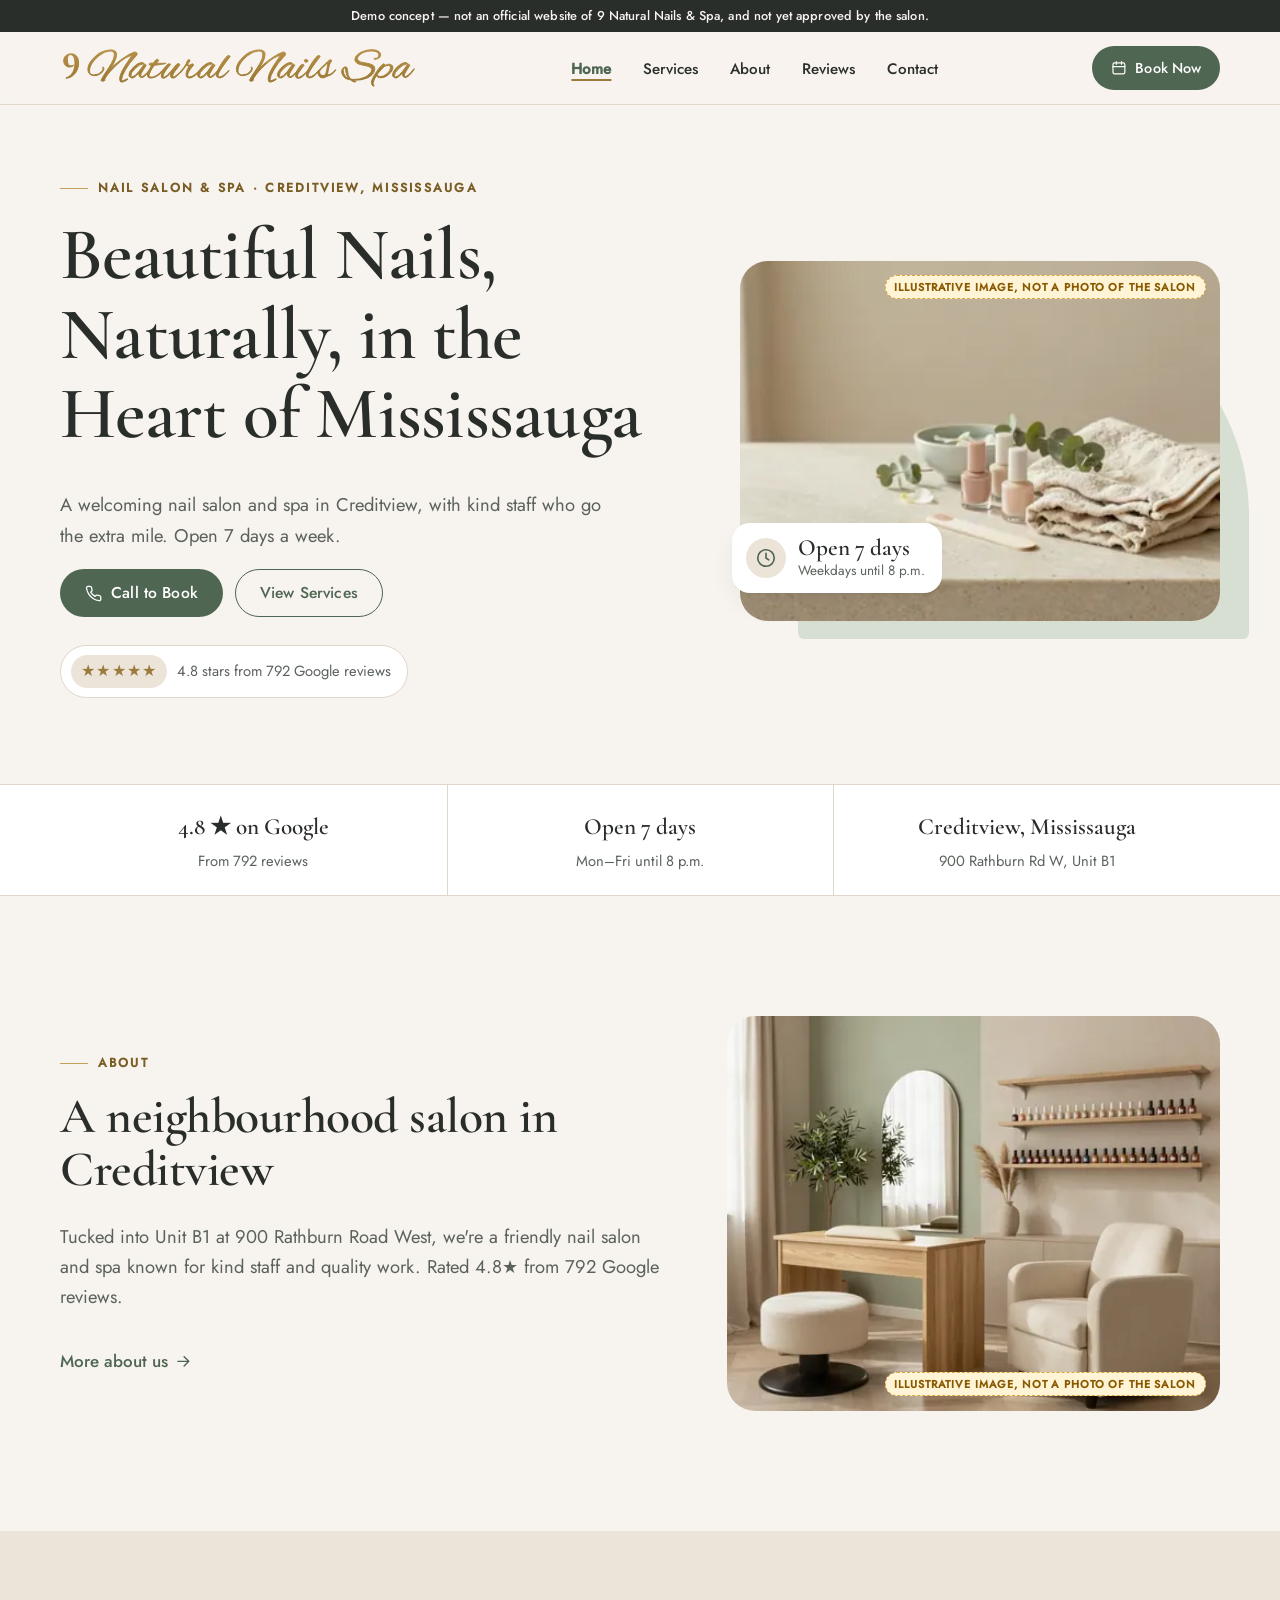
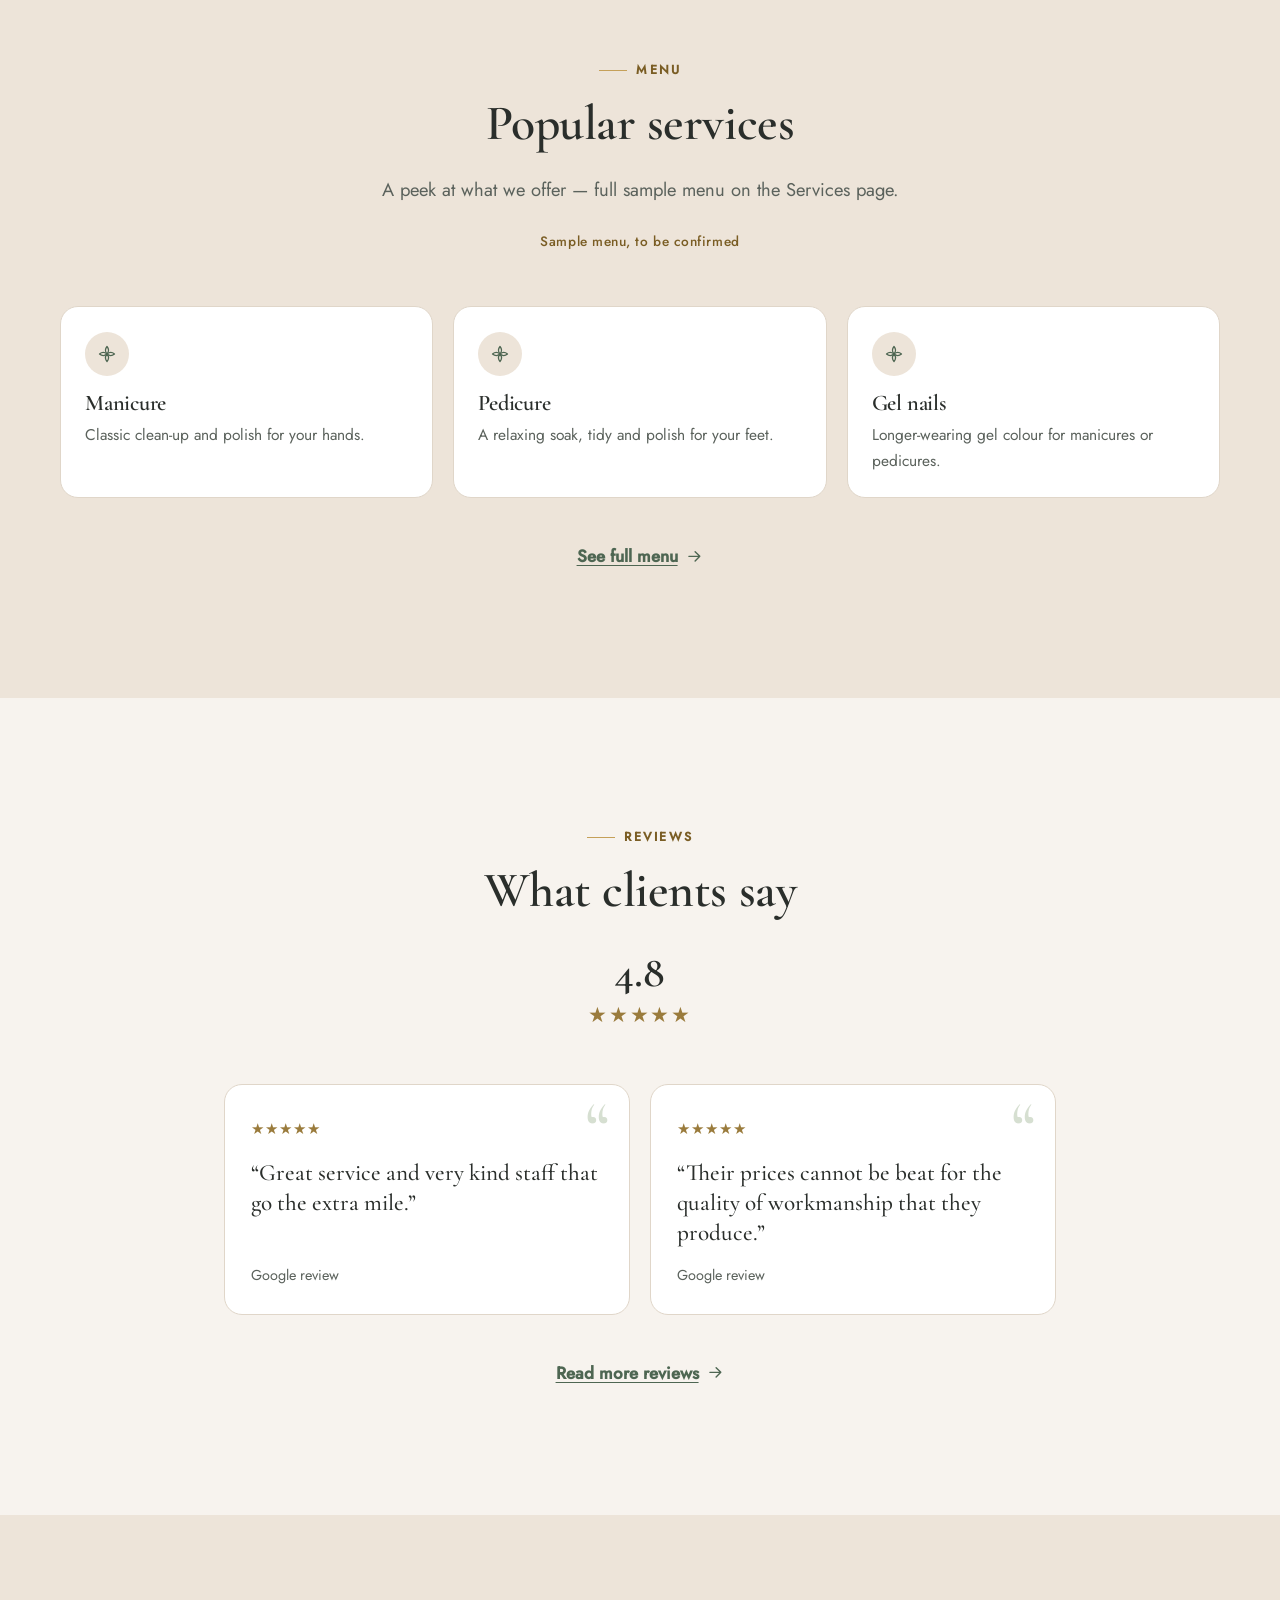
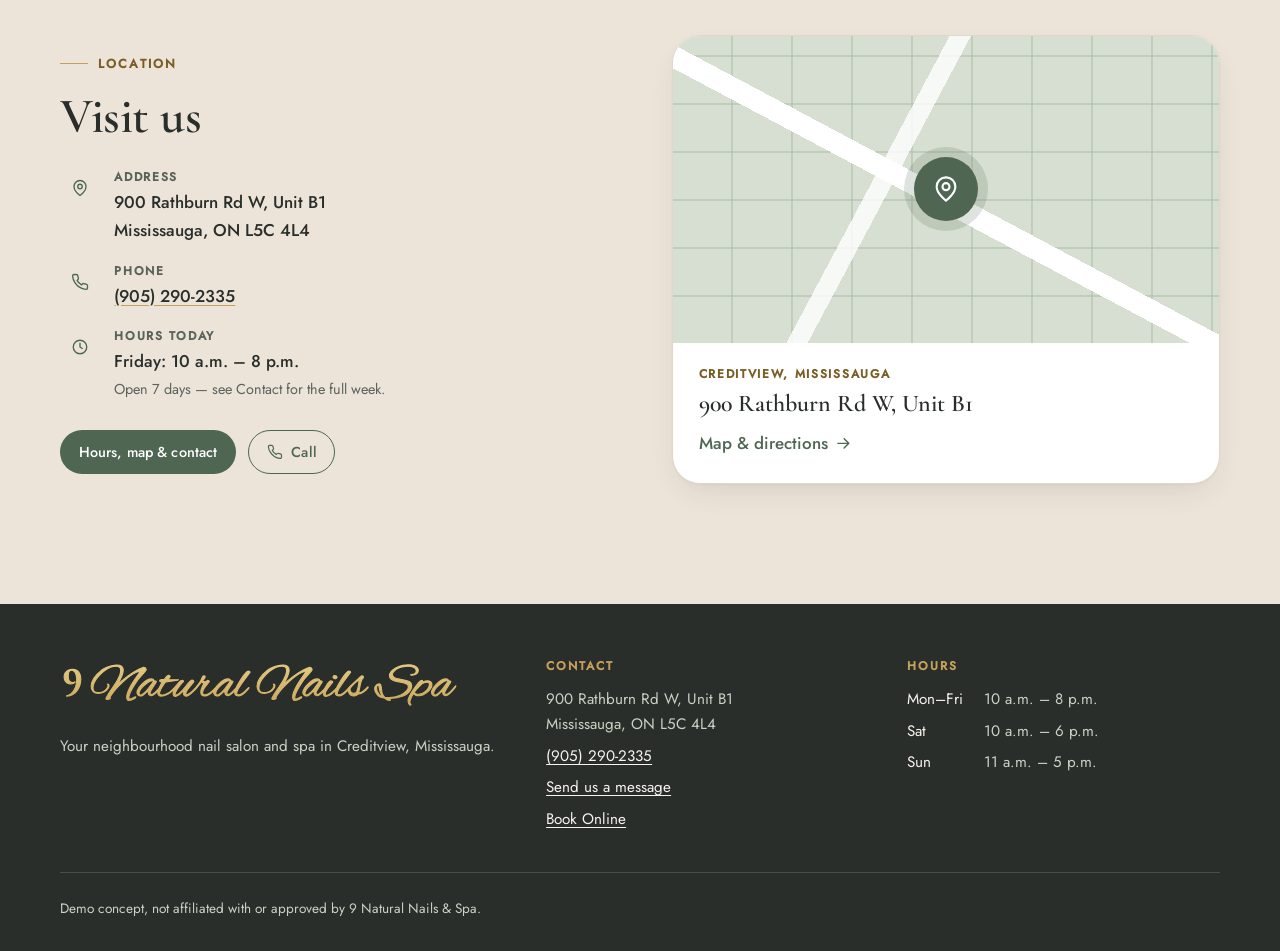
<file: index.html>
<!doctype html>
<html lang="en-CA">
<head>
  <meta charset="utf-8">
  <meta name="viewport" content="width=device-width, initial-scale=1, viewport-fit=cover">
  <title>9 Natural Nails &amp; Spa | Nail Salon Mississauga, Creditview (demo concept)</title>
  <meta name="description" content="Demo concept website for 9 Natural Nails &amp; Spa, a nail salon and spa in Creditview, Mississauga — not the official site. Nail and spa care, open 7 days.">
  <meta property="og:type" content="website">
  <meta property="og:site_name" content="9 Natural Nails &amp; Spa (demo concept)">
  <meta property="og:locale" content="en_CA">
  <meta property="og:title" content="9 Natural Nails &amp; Spa | Nail Salon Mississauga, Creditview (demo concept)">
  <meta property="og:description" content="Demo concept website for 9 Natural Nails &amp; Spa, a nail salon and spa in Creditview, Mississauga — not the official site. Nail and spa care, open 7 days.">
  <meta property="og:url" content="https://mikelagumbay22.github.io/9-natural-nails-demo/">
  <meta property="og:image" content="https://mikelagumbay22.github.io/9-natural-nails-demo/img/og-image.jpg">
  <meta property="og:image:type" content="image/jpeg">
  <meta property="og:image:width" content="1200">
  <meta property="og:image:height" content="630">
  <meta property="og:image:alt" content="Demo concept, not the official site. Nude nail polish bottles, eucalyptus and a soft folded towel on a stone counter (illustrative image, not a photo of the salon)">
  <meta name="twitter:card" content="summary_large_image">
  <meta name="twitter:title" content="9 Natural Nails &amp; Spa | Nail Salon Mississauga, Creditview (demo concept)">
  <meta name="twitter:description" content="Demo concept website for 9 Natural Nails &amp; Spa, a nail salon and spa in Creditview, Mississauga — not the official site. Nail and spa care, open 7 days.">
  <meta name="twitter:image" content="https://mikelagumbay22.github.io/9-natural-nails-demo/img/og-image.jpg">
  <meta name="twitter:image:alt" content="Demo concept, not the official site. Nude nail polish bottles, eucalyptus and a soft folded towel on a stone counter (illustrative image, not a photo of the salon)">
  <meta name="robots" content="noindex, nofollow">
  <meta name="theme-color" content="#F7F3EE">
  <link rel="preload" href="fonts/cormorant-normal-500-600-latin.woff2" as="font" type="font/woff2" crossorigin>
  <link rel="preload" href="fonts/jost-normal-400-500-latin.woff2" as="font" type="font/woff2" crossorigin>
  <link rel="stylesheet" href="css/site.css?v=d17fbbf7">
  <link rel="icon" type="image/svg+xml" href="img/logo-existing-refresh-mark.svg">
  <link rel="icon" href="img/favicon-existing-refresh.ico" sizes="any">
  <link rel="apple-touch-icon" href="img/apple-touch-icon-existing-refresh.png">
  <script type="application/ld+json">{"@context": "https://schema.org", "@type": "NailSalon", "name": "9 Natural Nails & Spa", "telephone": "+19052902335", "address": {"@type": "PostalAddress", "streetAddress": "900 Rathburn Rd W Unit B1", "addressLocality": "Mississauga", "addressRegion": "ON", "postalCode": "L5C 4L4", "addressCountry": "CA"}, "openingHoursSpecification": [{"@type": "OpeningHoursSpecification", "dayOfWeek": "https://schema.org/Monday", "opens": "10:00", "closes": "20:00"}, {"@type": "OpeningHoursSpecification", "dayOfWeek": "https://schema.org/Tuesday", "opens": "10:00", "closes": "20:00"}, {"@type": "OpeningHoursSpecification", "dayOfWeek": "https://schema.org/Wednesday", "opens": "10:00", "closes": "20:00"}, {"@type": "OpeningHoursSpecification", "dayOfWeek": "https://schema.org/Thursday", "opens": "10:00", "closes": "20:00"}, {"@type": "OpeningHoursSpecification", "dayOfWeek": "https://schema.org/Friday", "opens": "10:00", "closes": "20:00"}, {"@type": "OpeningHoursSpecification", "dayOfWeek": "https://schema.org/Saturday", "opens": "10:00", "closes": "18:00"}, {"@type": "OpeningHoursSpecification", "dayOfWeek": "https://schema.org/Sunday", "opens": "11:00", "closes": "17:00"}], "hasMap": "https://www.google.com/maps/place/?q=place_id:ChIJ14RXcDBBK4gRsct4Qrg2f5c"}</script>
</head>
<body class="page-home">
<aside class="demo-banner" aria-label="Demo notice">
  <p class="container">Demo concept — not an official website of 9 Natural Nails &amp; Spa, and not yet approved by the salon.</p>
</aside>
<a class="skip-link" href="#main">Skip to content</a>
<header class="site-header">
  <div class="container header-inner">
    <a class="brand" href="index.html" aria-current="page">
      <img src="img/logo-existing-refresh.svg" alt="9 Natural Nails &amp; Spa" width="797" height="98">
    </a>

    <nav class="site-nav desktop-nav" aria-label="Main">
      <ul>
        <li><a href="index.html" aria-current="page">Home</a></li>
        <li><a href="services.html">Services</a></li>
        <li><a href="about.html">About</a></li>
        <li><a href="reviews.html">Reviews</a></li>
        <li><a href="contact.html">Contact</a></li>
      </ul>
    </nav>

    <div class="header-actions">
      <a class="btn btn--primary btn--sm header-book" href="contact.html#book"><svg viewBox="0 0 24 24" fill="none" stroke="currentColor" stroke-width="1.8" stroke-linecap="round" stroke-linejoin="round" aria-hidden="true" focusable="false"><rect x="3" y="4.5" width="18" height="16.5" rx="2.5"/><path d="M16 2.5v4M8 2.5v4M3 10h18"/></svg><span>Book Now</span></a>
      <button type="button" class="menu-toggle" id="menu-toggle" aria-controls="mobile-nav" aria-expanded="false">
        <span class="menu-toggle__icon" aria-hidden="true"><svg viewBox="0 0 24 24" fill="none" stroke="currentColor" stroke-width="1.8" stroke-linecap="round" aria-hidden="true" focusable="false"><path d="M4 7h16M4 12h16M4 17h16"/></svg></span>
        <span class="menu-toggle__label">Menu</span>
      </button>
    </div>
  </div>

  <div class="mobile-nav" id="mobile-nav" hidden>
    <nav aria-label="Mobile">
      <ul>
        <li><a href="index.html" aria-current="page">Home</a></li>
        <li><a href="services.html">Services</a></li>
        <li><a href="about.html">About</a></li>
        <li><a href="reviews.html">Reviews</a></li>
        <li><a href="contact.html">Contact</a></li>
        <li><a href="contact.html#book">Book Now</a></li>
        <li><a href="tel:+19052902335">Call (905) 290-2335</a></li>
      </ul>
    </nav>
  </div>
</header>
<main id="main">

<section class="hero hero--compact" aria-labelledby="hero-title">
  <div class="container hero-grid">
    <div class="hero-copy">
      <p class="eyebrow">Nail salon &amp; spa · Creditview, Mississauga</p>
      <h1 id="hero-title">Beautiful Nails, Naturally, in the Heart of Mississauga</h1>
      <p class="lead">A welcoming nail salon and spa in Creditview, with kind staff who go the extra mile. Open 7 days a week.</p>
      <div class="btn-row">
        <a class="btn btn--primary" href="tel:+19052902335"><svg viewBox="0 0 24 24" fill="none" stroke="currentColor" stroke-width="1.8" stroke-linecap="round" stroke-linejoin="round" aria-hidden="true" focusable="false"><path d="M22 16.9v3a2 2 0 0 1-2.2 2 19.8 19.8 0 0 1-8.6-3.1 19.5 19.5 0 0 1-6-6A19.8 19.8 0 0 1 2.1 4.2 2 2 0 0 1 4.1 2h3a2 2 0 0 1 2 1.7c.1 1 .4 1.9.7 2.8a2 2 0 0 1-.5 2.1L8 9.9a16 16 0 0 0 6 6l1.3-1.3a2 2 0 0 1 2.1-.4c.9.3 1.8.6 2.8.7a2 2 0 0 1 1.7 2z"/></svg>Call to Book</a>
        <a class="btn btn--ghost" href="services.html">View Services</a>
      </div>
      <p class="rating-chip"><span class="stars" aria-hidden="true">★★★★★</span><span>4.8 stars from 792 Google reviews</span></p>
    </div>
    <div class="hero-media">
      <div class="media media--hero" style="--focus: 72% 50%"><span class="ph-badge image-badge">Illustrative image, not a photo of the salon</span>
  <img src="img/hero-800.webp" srcset="img/hero-480.webp 480w, img/hero-800.webp 800w, img/hero-1200.webp 1200w, img/hero-1600.webp 1600w" sizes="(min-width: 900px) 480px, 92vw" width="2048" height="1152" alt="Nude nail polish bottles, eucalyptus and a soft folded towel on a stone counter" fetchpriority="high" decoding="async">
</div>
      <p class="hero-badge"><svg viewBox="0 0 24 24" fill="none" stroke="currentColor" stroke-width="1.8" stroke-linecap="round" stroke-linejoin="round" aria-hidden="true" focusable="false"><circle cx="12" cy="12" r="9"/><path d="M12 7v5l3 2"/></svg><span><strong>Open 7 days</strong>Weekdays until 8 p.m.</span></p>
    </div>
  </div>
</section>

<section class="highlights" aria-label="At a glance">
  <ul class="container">
    <li><strong>4.8 ★ on Google</strong><span>From 792 reviews</span></li>
    <li><strong>Open 7 days</strong><span>Mon–Fri until 8 p.m.</span></li>
    <li><strong>Creditview, Mississauga</strong><span>900 Rathburn Rd W, Unit B1</span></li>
  </ul>
</section>

<section class="section" aria-labelledby="welcome-title">
  <div class="container teaser-grid">
    <div>
      <p class="eyebrow">About</p>
      <h2 id="welcome-title">A neighbourhood salon in Creditview</h2>
      <p class="lead">Tucked into Unit B1 at 900 Rathburn Road West, we&#39;re a friendly nail salon and spa known for kind staff and quality work. Rated 4.8★ from 792 Google reviews.</p>
      <a class="text-link" href="about.html">More about us<svg viewBox="0 0 24 24" fill="none" stroke="currentColor" stroke-width="1.8" stroke-linecap="round" stroke-linejoin="round" aria-hidden="true" focusable="false"><path d="M5 12h14M13 6l6 6-6 6"/></svg></a>
    </div>
    <div class="teaser-media">
      <div class="media "><span class="ph-badge image-badge">Illustrative image, not a photo of the salon</span>
  <img src="img/interior-800.webp" srcset="img/interior-480.webp 480w, img/interior-800.webp 800w, img/interior-1200.webp 1200w, img/interior-1600.webp 1600w" sizes="(min-width: 900px) 480px, 92vw" width="1600" height="1200" alt="Calm, minimalist manicure station with a sage accent wall and shelves of nail polish" loading="lazy" decoding="async">
</div>
    </div>
  </div>
</section>

<section class="section section--alt" aria-labelledby="home-services-title">
  <div class="container">
    <div class="section-head section-head--center">
      <p class="eyebrow">Menu</p>
      <h2 id="home-services-title">Popular services</h2>
      <p class="lead">A peek at what we offer — full sample menu on the Services page.</p><p class="sample-note">Sample menu, to be confirmed</p>
    </div>
    <ul class="services-grid">
      <li class="service-card">
        <span class="service-card__icon"><svg viewBox="0 0 24 24" fill="none" stroke="currentColor" stroke-width="1.5" stroke-linecap="round" stroke-linejoin="round" aria-hidden="true" focusable="false"><path d="M12 3c2.5 3 2.5 6 0 9-2.5-3-2.5-6 0-9z"/><path d="M12 12c3-2.5 6-2.5 9 0-3 2.5-6 2.5-9 0z"/><path d="M12 12c-3-2.5-6-2.5-9 0 3 2.5 6 2.5 9 0z"/><path d="M12 12c2.5 3 2.5 6 0 9-2.5-3-2.5-6 0-9z"/></svg></span>
        <h3>Manicure</h3><p>Classic clean-up and polish for your hands.</p>
      </li>
      <li class="service-card">
        <span class="service-card__icon"><svg viewBox="0 0 24 24" fill="none" stroke="currentColor" stroke-width="1.5" stroke-linecap="round" stroke-linejoin="round" aria-hidden="true" focusable="false"><path d="M12 3c2.5 3 2.5 6 0 9-2.5-3-2.5-6 0-9z"/><path d="M12 12c3-2.5 6-2.5 9 0-3 2.5-6 2.5-9 0z"/><path d="M12 12c-3-2.5-6-2.5-9 0 3 2.5 6 2.5 9 0z"/><path d="M12 12c2.5 3 2.5 6 0 9-2.5-3-2.5-6 0-9z"/></svg></span>
        <h3>Pedicure</h3><p>A relaxing soak, tidy and polish for your feet.</p>
      </li>
      <li class="service-card">
        <span class="service-card__icon"><svg viewBox="0 0 24 24" fill="none" stroke="currentColor" stroke-width="1.5" stroke-linecap="round" stroke-linejoin="round" aria-hidden="true" focusable="false"><path d="M12 3c2.5 3 2.5 6 0 9-2.5-3-2.5-6 0-9z"/><path d="M12 12c3-2.5 6-2.5 9 0-3 2.5-6 2.5-9 0z"/><path d="M12 12c-3-2.5-6-2.5-9 0 3 2.5 6 2.5 9 0z"/><path d="M12 12c2.5 3 2.5 6 0 9-2.5-3-2.5-6 0-9z"/></svg></span>
        <h3>Gel nails</h3><p>Longer-wearing gel colour for manicures or pedicures.</p>
      </li>
    </ul>
    <p class="center-link"><a href="services.html">See full menu<svg viewBox="0 0 24 24" fill="none" stroke="currentColor" stroke-width="1.8" stroke-linecap="round" stroke-linejoin="round" aria-hidden="true" focusable="false"><path d="M5 12h14M13 6l6 6-6 6"/></svg></a></p>
  </div>
</section>

<section class="section" aria-labelledby="home-reviews-title">
  <div class="container">
    <div class="section-head section-head--center">
      <p class="eyebrow">Reviews</p>
      <h2 id="home-reviews-title">What clients say</h2>
      <div class="rating-summary rating-summary--sm">
        <span class="rating-summary__score" aria-hidden="true">4.8</span>
        <span class="stars" role="img" aria-label="4.8 out of 5 stars">★★★★★</span>
      </div>
    </div>
    <ul class="quotes quotes--two">
      <li>
        <figure class="quote"><span class="stars" role="img" aria-label="5 out of 5 stars">★★★★★</span>
          <blockquote><p>“Great service and very kind staff that go the extra mile.”</p></blockquote>
          <figcaption>Google review</figcaption>
        </figure>
      </li>
      <li>
        <figure class="quote"><span class="stars" role="img" aria-label="5 out of 5 stars">★★★★★</span>
          <blockquote><p>“Their prices cannot be beat for the quality of workmanship that they produce.”</p></blockquote>
          <figcaption>Google review</figcaption>
        </figure>
      </li>
    </ul>
    <p class="center-link"><a href="reviews.html">Read more reviews<svg viewBox="0 0 24 24" fill="none" stroke="currentColor" stroke-width="1.8" stroke-linecap="round" stroke-linejoin="round" aria-hidden="true" focusable="false"><path d="M5 12h14M13 6l6 6-6 6"/></svg></a></p>
  </div>
</section>

<section class="section section--alt" aria-labelledby="home-visit-title">
  <div class="container visit-split">
    <div class="visit-slim">
      <p class="eyebrow">Location</p>
      <h2 id="home-visit-title">Visit us</h2>
      <ul class="contact-list">
        <li><span class="ico"><svg viewBox="0 0 24 24" fill="none" stroke="currentColor" stroke-width="1.8" stroke-linecap="round" stroke-linejoin="round" aria-hidden="true" focusable="false"><path d="M20 10c0 6-8 12-8 12S4 16 4 10a8 8 0 0 1 16 0z"/><circle cx="12" cy="10" r="3"/></svg></span><div><span class="label">Address</span>
          <span class="value">900 Rathburn Rd W, Unit B1<br>Mississauga, ON L5C 4L4</span></div></li>
        <li><span class="ico"><svg viewBox="0 0 24 24" fill="none" stroke="currentColor" stroke-width="1.8" stroke-linecap="round" stroke-linejoin="round" aria-hidden="true" focusable="false"><path d="M22 16.9v3a2 2 0 0 1-2.2 2 19.8 19.8 0 0 1-8.6-3.1 19.5 19.5 0 0 1-6-6A19.8 19.8 0 0 1 2.1 4.2 2 2 0 0 1 4.1 2h3a2 2 0 0 1 2 1.7c.1 1 .4 1.9.7 2.8a2 2 0 0 1-.5 2.1L8 9.9a16 16 0 0 0 6 6l1.3-1.3a2 2 0 0 1 2.1-.4c.9.3 1.8.6 2.8.7a2 2 0 0 1 1.7 2z"/></svg></span><div><span class="label">Phone</span><a href="tel:+19052902335">(905) 290-2335</a></div></li>
        <li><span class="ico"><svg viewBox="0 0 24 24" fill="none" stroke="currentColor" stroke-width="1.8" stroke-linecap="round" stroke-linejoin="round" aria-hidden="true" focusable="false"><circle cx="12" cy="12" r="9"/><path d="M12 7v5l3 2"/></svg></span><div><span class="label">Hours today</span>
          <span class="value" id="hours-today"
            data-hours='[{"day": "Monday", "display": "10 a.m. – 8 p.m.", "closed": false}, {"day": "Tuesday", "display": "10 a.m. – 8 p.m.", "closed": false}, {"day": "Wednesday", "display": "10 a.m. – 8 p.m.", "closed": false}, {"day": "Thursday", "display": "10 a.m. – 8 p.m.", "closed": false}, {"day": "Friday", "display": "10 a.m. – 8 p.m.", "closed": false}, {"day": "Saturday", "display": "10 a.m. – 6 p.m.", "closed": false}, {"day": "Sunday", "display": "11 a.m. – 5 p.m.", "closed": false}]'>Mon–Fri 10 a.m. – 8 p.m. · Sat 10 a.m. – 6 p.m. · Sun 11 a.m. – 5 p.m.</span>
          <span class="sub" id="hours-today-note">Full week shown until JavaScript loads.</span>
        </div></li>
      </ul>
      <div class="btn-row">
        <a class="btn btn--primary btn--sm" href="contact.html">Hours, map &amp; contact</a>
        <a class="btn btn--ghost btn--sm" href="tel:+19052902335" aria-label="Call (905) 290-2335"><svg viewBox="0 0 24 24" fill="none" stroke="currentColor" stroke-width="1.8" stroke-linecap="round" stroke-linejoin="round" aria-hidden="true" focusable="false"><path d="M22 16.9v3a2 2 0 0 1-2.2 2 19.8 19.8 0 0 1-8.6-3.1 19.5 19.5 0 0 1-6-6A19.8 19.8 0 0 1 2.1 4.2 2 2 0 0 1 4.1 2h3a2 2 0 0 1 2 1.7c.1 1 .4 1.9.7 2.8a2 2 0 0 1-.5 2.1L8 9.9a16 16 0 0 0 6 6l1.3-1.3a2 2 0 0 1 2.1-.4c.9.3 1.8.6 2.8.7a2 2 0 0 1 1.7 2z"/></svg>Call</a>
      </div>
    </div>
    <a class="map-card" href="contact.html#map">
      <span class="map-card__art" aria-hidden="true"><span class="map-card__pin"><svg viewBox="0 0 24 24" fill="none" stroke="currentColor" stroke-width="1.8" stroke-linecap="round" stroke-linejoin="round" aria-hidden="true" focusable="false"><path d="M20 10c0 6-8 12-8 12S4 16 4 10a8 8 0 0 1 16 0z"/><circle cx="12" cy="10" r="3"/></svg></span></span>
      <span class="map-card__body">
        <span class="map-card__kicker">Creditview, Mississauga</span>
        <span class="map-card__title">900 Rathburn Rd W, Unit B1</span>
        <span class="map-card__link">Map &amp; directions<svg viewBox="0 0 24 24" fill="none" stroke="currentColor" stroke-width="1.8" stroke-linecap="round" stroke-linejoin="round" aria-hidden="true" focusable="false"><path d="M5 12h14M13 6l6 6-6 6"/></svg></span>
      </span>
    </a>
  </div>
</section>

</main>
<footer class="site-footer">
  <div class="container">
    <div class="footer-grid">
      <div>
        <a class="brand" href="index.html"><img src="img/logo-existing-refresh-reversed.svg" alt="9 Natural Nails &amp; Spa" width="797" height="98" decoding="async">
        </a>
        <p style="margin-top:1rem">Your neighbourhood nail salon and spa in Creditview, Mississauga.</p>
      </div>
      <div>
        <h2>Contact</h2>
        <ul>
          <li>900 Rathburn Rd W, Unit B1<br>Mississauga, ON L5C 4L4</li>
          <li><a href="tel:+19052902335">(905) 290-2335</a></li>
          <li><a href="contact.html#message">Send us a message</a></li>
          <li><a href="contact.html#book">Book Online</a></li>
        </ul>
      </div>
      <div>
        <h2>Hours</h2>
        <ul>
          <li><span class="footer-day">Mon–Fri</span> 10 a.m. – 8 p.m.</li>
          <li><span class="footer-day">Sat</span> 10 a.m. – 6 p.m.</li>
          <li><span class="footer-day">Sun</span> 11 a.m. – 5 p.m.</li>
        </ul>
      </div>
    </div>
    <div class="footer-bottom">
      <span>Demo concept, not affiliated with or approved by 9 Natural Nails &amp; Spa.</span>
    </div>
  </div>
</footer>

<nav class="mobile-callbar" aria-label="Quick actions">
  <a class="btn btn--primary" href="tel:+19052902335" aria-label="Call (905) 290-2335"><svg viewBox="0 0 24 24" fill="none" stroke="currentColor" stroke-width="1.8" stroke-linecap="round" stroke-linejoin="round" aria-hidden="true" focusable="false"><path d="M22 16.9v3a2 2 0 0 1-2.2 2 19.8 19.8 0 0 1-8.6-3.1 19.5 19.5 0 0 1-6-6A19.8 19.8 0 0 1 2.1 4.2 2 2 0 0 1 4.1 2h3a2 2 0 0 1 2 1.7c.1 1 .4 1.9.7 2.8a2 2 0 0 1-.5 2.1L8 9.9a16 16 0 0 0 6 6l1.3-1.3a2 2 0 0 1 2.1-.4c.9.3 1.8.6 2.8.7a2 2 0 0 1 1.7 2z"/></svg>Call</a>
  <a class="btn btn--ghost" href="contact.html"><svg viewBox="0 0 24 24" fill="none" stroke="currentColor" stroke-width="1.8" stroke-linecap="round" stroke-linejoin="round" aria-hidden="true" focusable="false"><path d="M20 10c0 6-8 12-8 12S4 16 4 10a8 8 0 0 1 16 0z"/><circle cx="12" cy="10" r="3"/></svg>Visit</a>
</nav>
<script src="js/site.js?v=d17fbbf7" defer></script>
</body>
</html>
</file>
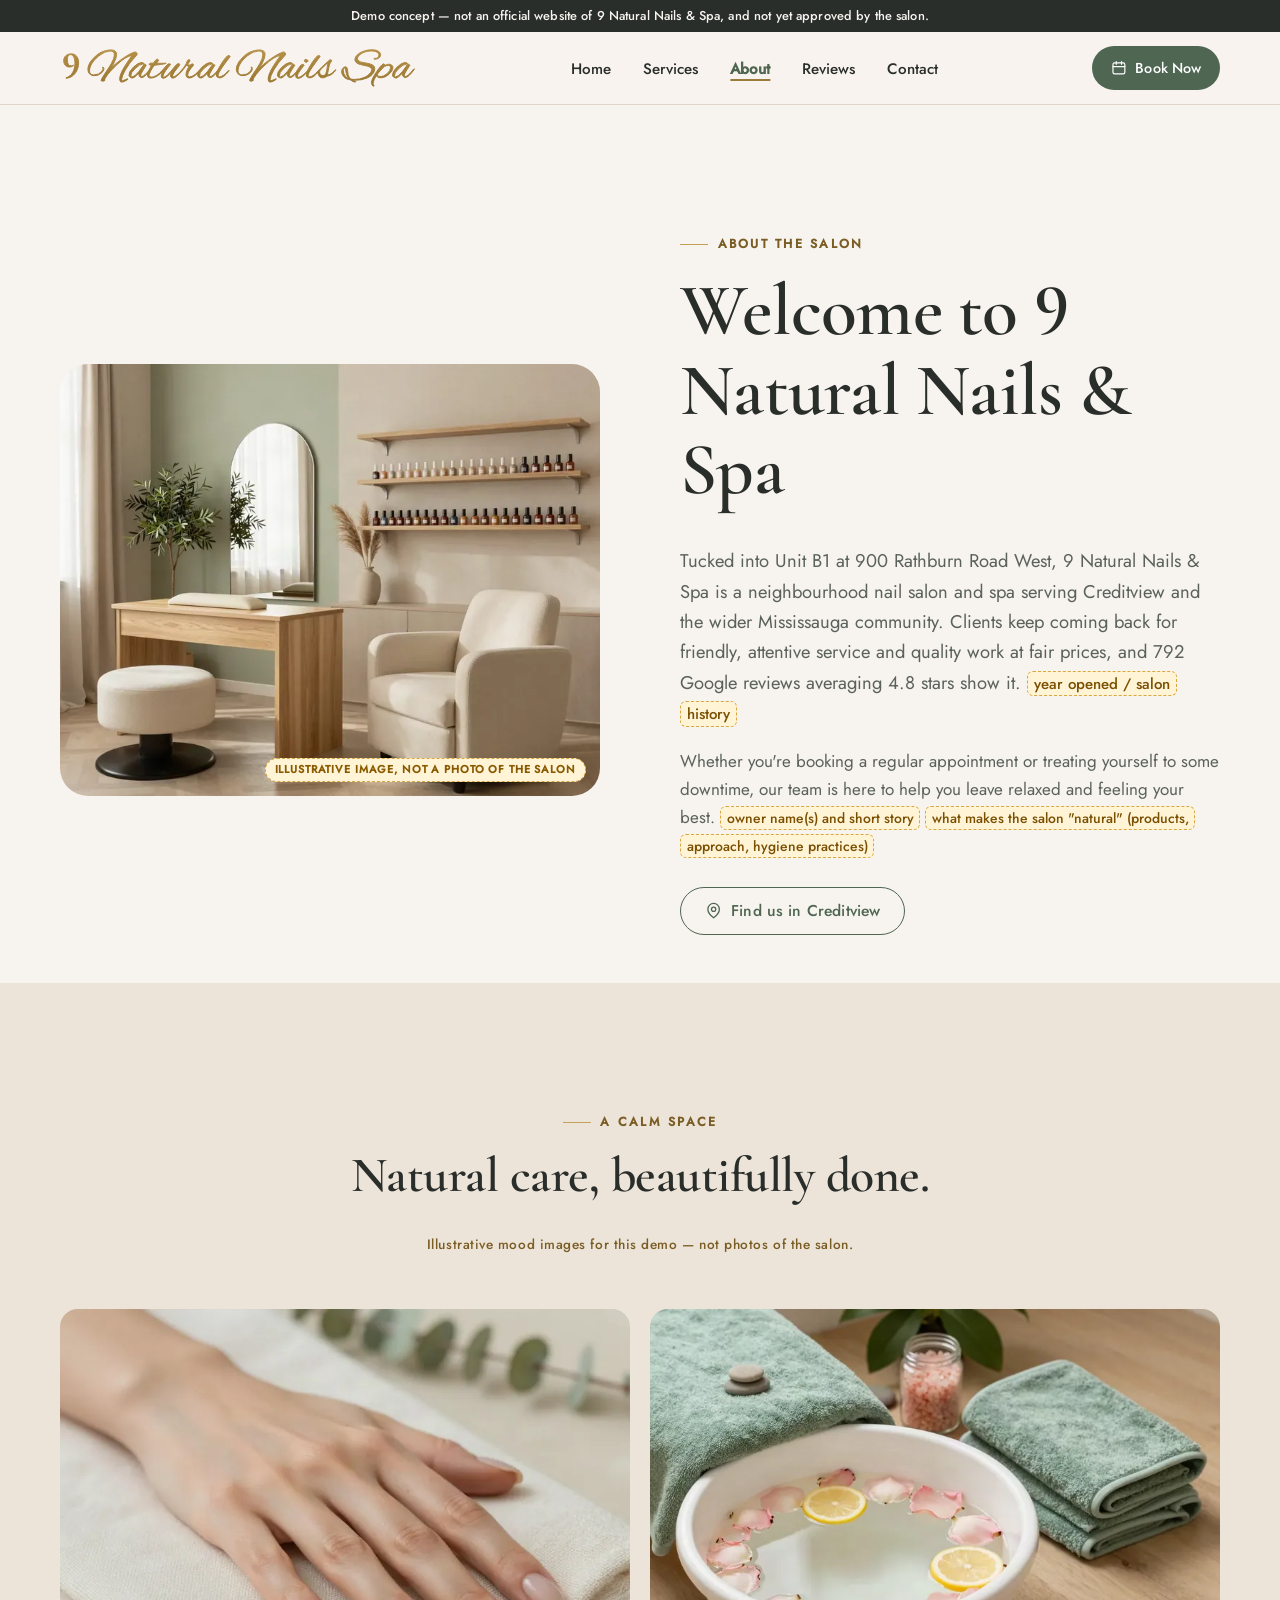
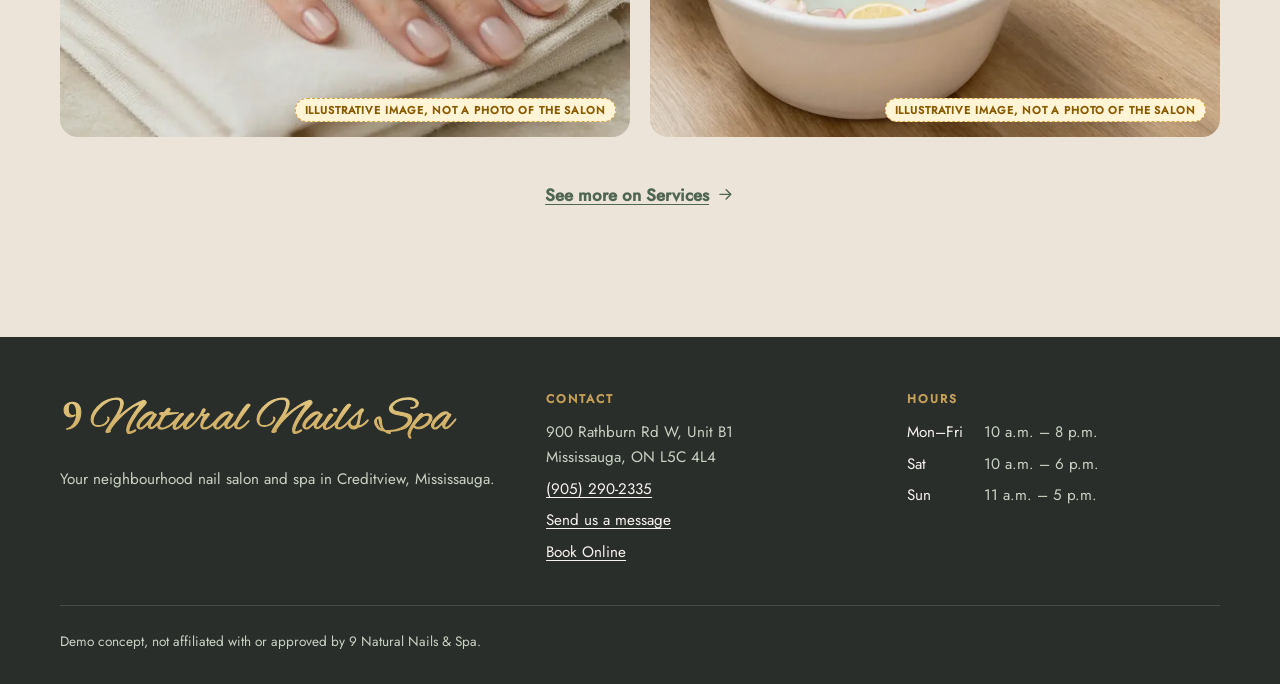
<file: about.html>
<!doctype html>
<html lang="en-CA">
<head>
  <meta charset="utf-8">
  <meta name="viewport" content="width=device-width, initial-scale=1, viewport-fit=cover">
  <title>About | 9 Natural Nails &amp; Spa Mississauga (demo concept)</title>
  <meta name="description" content="Demo concept website for 9 Natural Nails &amp; Spa, a nail salon and spa in Creditview, Mississauga — not the official site. About the salon.">
  <meta property="og:type" content="website">
  <meta property="og:site_name" content="9 Natural Nails &amp; Spa (demo concept)">
  <meta property="og:locale" content="en_CA">
  <meta property="og:title" content="About | 9 Natural Nails &amp; Spa Mississauga (demo concept)">
  <meta property="og:description" content="Demo concept website for 9 Natural Nails &amp; Spa, a nail salon and spa in Creditview, Mississauga — not the official site. About the salon.">
  <meta property="og:url" content="https://mikelagumbay22.github.io/9-natural-nails-demo/about.html">
  <meta property="og:image" content="https://mikelagumbay22.github.io/9-natural-nails-demo/img/og-image.jpg">
  <meta property="og:image:type" content="image/jpeg">
  <meta property="og:image:width" content="1200">
  <meta property="og:image:height" content="630">
  <meta property="og:image:alt" content="Demo concept, not the official site. Nude nail polish bottles, eucalyptus and a soft folded towel on a stone counter (illustrative image, not a photo of the salon)">
  <meta name="twitter:card" content="summary_large_image">
  <meta name="twitter:title" content="About | 9 Natural Nails &amp; Spa Mississauga (demo concept)">
  <meta name="twitter:description" content="Demo concept website for 9 Natural Nails &amp; Spa, a nail salon and spa in Creditview, Mississauga — not the official site. About the salon.">
  <meta name="twitter:image" content="https://mikelagumbay22.github.io/9-natural-nails-demo/img/og-image.jpg">
  <meta name="twitter:image:alt" content="Demo concept, not the official site. Nude nail polish bottles, eucalyptus and a soft folded towel on a stone counter (illustrative image, not a photo of the salon)">
  <meta name="robots" content="noindex, nofollow">
  <meta name="theme-color" content="#F7F3EE">
  <link rel="preload" href="fonts/cormorant-normal-500-600-latin.woff2" as="font" type="font/woff2" crossorigin>
  <link rel="preload" href="fonts/jost-normal-400-500-latin.woff2" as="font" type="font/woff2" crossorigin>
  <link rel="stylesheet" href="css/site.css?v=d17fbbf7">
  <link rel="icon" type="image/svg+xml" href="img/logo-existing-refresh-mark.svg">
  <link rel="icon" href="img/favicon-existing-refresh.ico" sizes="any">
  <link rel="apple-touch-icon" href="img/apple-touch-icon-existing-refresh.png">
</head>
<body class="page-about">
<aside class="demo-banner" aria-label="Demo notice">
  <p class="container">Demo concept — not an official website of 9 Natural Nails &amp; Spa, and not yet approved by the salon.</p>
</aside>
<a class="skip-link" href="#main">Skip to content</a>
<header class="site-header">
  <div class="container header-inner">
    <a class="brand" href="index.html">
      <img src="img/logo-existing-refresh.svg" alt="9 Natural Nails &amp; Spa" width="797" height="98">
    </a>

    <nav class="site-nav desktop-nav" aria-label="Main">
      <ul>
        <li><a href="index.html">Home</a></li>
        <li><a href="services.html">Services</a></li>
        <li><a href="about.html" aria-current="page">About</a></li>
        <li><a href="reviews.html">Reviews</a></li>
        <li><a href="contact.html">Contact</a></li>
      </ul>
    </nav>

    <div class="header-actions">
      <a class="btn btn--primary btn--sm header-book" href="contact.html#book"><svg viewBox="0 0 24 24" fill="none" stroke="currentColor" stroke-width="1.8" stroke-linecap="round" stroke-linejoin="round" aria-hidden="true" focusable="false"><rect x="3" y="4.5" width="18" height="16.5" rx="2.5"/><path d="M16 2.5v4M8 2.5v4M3 10h18"/></svg><span>Book Now</span></a>
      <button type="button" class="menu-toggle" id="menu-toggle" aria-controls="mobile-nav" aria-expanded="false">
        <span class="menu-toggle__icon" aria-hidden="true"><svg viewBox="0 0 24 24" fill="none" stroke="currentColor" stroke-width="1.8" stroke-linecap="round" aria-hidden="true" focusable="false"><path d="M4 7h16M4 12h16M4 17h16"/></svg></span>
        <span class="menu-toggle__label">Menu</span>
      </button>
    </div>
  </div>

  <div class="mobile-nav" id="mobile-nav" hidden>
    <nav aria-label="Mobile">
      <ul>
        <li><a href="index.html">Home</a></li>
        <li><a href="services.html">Services</a></li>
        <li><a href="about.html" aria-current="page">About</a></li>
        <li><a href="reviews.html">Reviews</a></li>
        <li><a href="contact.html">Contact</a></li>
        <li><a href="contact.html#book">Book Now</a></li>
        <li><a href="tel:+19052902335">Call (905) 290-2335</a></li>
      </ul>
    </nav>
  </div>
</header>
<main id="main">

<section class="page-hero section" aria-labelledby="about-title">
  <div class="container about-grid">
    <div class="about-media">
      <div class="media "><span class="ph-badge image-badge">Illustrative image, not a photo of the salon</span>
  <img src="img/interior-800.webp" srcset="img/interior-480.webp 480w, img/interior-800.webp 800w, img/interior-1200.webp 1200w, img/interior-1600.webp 1600w" sizes="(min-width: 900px) 540px, 92vw" width="1600" height="1200" alt="Calm, minimalist manicure station with a sage accent wall and shelves of nail polish" fetchpriority="high" decoding="async">
</div>
    </div>
    <div>
      <p class="eyebrow">About the salon</p>
      <h1 id="about-title">Welcome to 9 Natural Nails &amp; Spa</h1>
      <p class="lead">Tucked into Unit B1 at 900 Rathburn Road West, 9 Natural Nails &amp; Spa is a neighbourhood nail salon and spa serving Creditview and the wider Mississauga community. Clients keep coming back for friendly, attentive service and quality work at fair prices, and 792 Google reviews averaging 4.8 stars show it. <mark class="ph-inline">year opened / salon history</mark></p>
      <p class="muted">Whether you&#39;re booking a regular appointment or treating yourself to some downtime, our team is here to help you leave relaxed and feeling your best. <mark class="ph-inline">owner name(s) and short story</mark> <mark class="ph-inline">what makes the salon &#34;natural&#34; (products, approach, hygiene practices)</mark></p>
      <div class="btn-row" style="margin-top:1.75rem">
        <a class="btn btn--ghost" href="contact.html"><svg viewBox="0 0 24 24" fill="none" stroke="currentColor" stroke-width="1.8" stroke-linecap="round" stroke-linejoin="round" aria-hidden="true" focusable="false"><path d="M20 10c0 6-8 12-8 12S4 16 4 10a8 8 0 0 1 16 0z"/><circle cx="12" cy="10" r="3"/></svg>Find us in Creditview</a>
      </div>
    </div>
  </div>
</section>
<section class="section section--alt" aria-labelledby="about-strip-title">
  <div class="container">
    <div class="section-head section-head--center">
      <p class="eyebrow">A calm space</p>
      <h2 id="about-strip-title">Natural care, beautifully done.</h2><p class="sample-note">Illustrative mood images for this demo — not photos of the salon.</p>
    </div>
    <ul class="gallery gallery--strip">
      <li><div class="media "><span class="ph-badge image-badge">Illustrative image, not a photo of the salon</span>
  <img src="img/manicure-800.webp" srcset="img/manicure-480.webp 480w, img/manicure-800.webp 800w, img/manicure-1200.webp 1200w, img/manicure-1600.webp 1600w" sizes="(min-width: 900px) 570px, (min-width: 640px) 46vw, 92vw" width="1600" height="1200" alt="Close-up of a hand with a fresh natural-nude manicure resting on a linen towel" loading="lazy" decoding="async">
</div></li>
      <li><div class="media "><span class="ph-badge image-badge">Illustrative image, not a photo of the salon</span>
  <img src="img/spa-800.webp" srcset="img/spa-480.webp 480w, img/spa-800.webp 800w, img/spa-1200.webp 1200w, img/spa-1600.webp 1600w" sizes="(min-width: 900px) 570px, (min-width: 640px) 46vw, 92vw" width="1600" height="1200" alt="Pedicure foot soak with rose petals and lemon slices beside sage-green towels" loading="lazy" decoding="async">
</div></li>
    </ul>
    <p class="center-link"><a href="services.html#gallery">See more on Services<svg viewBox="0 0 24 24" fill="none" stroke="currentColor" stroke-width="1.8" stroke-linecap="round" stroke-linejoin="round" aria-hidden="true" focusable="false"><path d="M5 12h14M13 6l6 6-6 6"/></svg></a></p>
  </div>
</section>

</main>
<footer class="site-footer">
  <div class="container">
    <div class="footer-grid">
      <div>
        <a class="brand" href="index.html"><img src="img/logo-existing-refresh-reversed.svg" alt="9 Natural Nails &amp; Spa" width="797" height="98" decoding="async">
        </a>
        <p style="margin-top:1rem">Your neighbourhood nail salon and spa in Creditview, Mississauga.</p>
      </div>
      <div>
        <h2>Contact</h2>
        <ul>
          <li>900 Rathburn Rd W, Unit B1<br>Mississauga, ON L5C 4L4</li>
          <li><a href="tel:+19052902335">(905) 290-2335</a></li>
          <li><a href="contact.html#message">Send us a message</a></li>
          <li><a href="contact.html#book">Book Online</a></li>
        </ul>
      </div>
      <div>
        <h2>Hours</h2>
        <ul>
          <li><span class="footer-day">Mon–Fri</span> 10 a.m. – 8 p.m.</li>
          <li><span class="footer-day">Sat</span> 10 a.m. – 6 p.m.</li>
          <li><span class="footer-day">Sun</span> 11 a.m. – 5 p.m.</li>
        </ul>
      </div>
    </div>
    <div class="footer-bottom">
      <span>Demo concept, not affiliated with or approved by 9 Natural Nails &amp; Spa.</span>
    </div>
  </div>
</footer>

<nav class="mobile-callbar" aria-label="Quick actions">
  <a class="btn btn--primary" href="tel:+19052902335" aria-label="Call (905) 290-2335"><svg viewBox="0 0 24 24" fill="none" stroke="currentColor" stroke-width="1.8" stroke-linecap="round" stroke-linejoin="round" aria-hidden="true" focusable="false"><path d="M22 16.9v3a2 2 0 0 1-2.2 2 19.8 19.8 0 0 1-8.6-3.1 19.5 19.5 0 0 1-6-6A19.8 19.8 0 0 1 2.1 4.2 2 2 0 0 1 4.1 2h3a2 2 0 0 1 2 1.7c.1 1 .4 1.9.7 2.8a2 2 0 0 1-.5 2.1L8 9.9a16 16 0 0 0 6 6l1.3-1.3a2 2 0 0 1 2.1-.4c.9.3 1.8.6 2.8.7a2 2 0 0 1 1.7 2z"/></svg>Call</a>
  <a class="btn btn--ghost" href="contact.html"><svg viewBox="0 0 24 24" fill="none" stroke="currentColor" stroke-width="1.8" stroke-linecap="round" stroke-linejoin="round" aria-hidden="true" focusable="false"><path d="M20 10c0 6-8 12-8 12S4 16 4 10a8 8 0 0 1 16 0z"/><circle cx="12" cy="10" r="3"/></svg>Visit</a>
</nav>
<script src="js/site.js?v=d17fbbf7" defer></script>
</body>
</html>
</file>
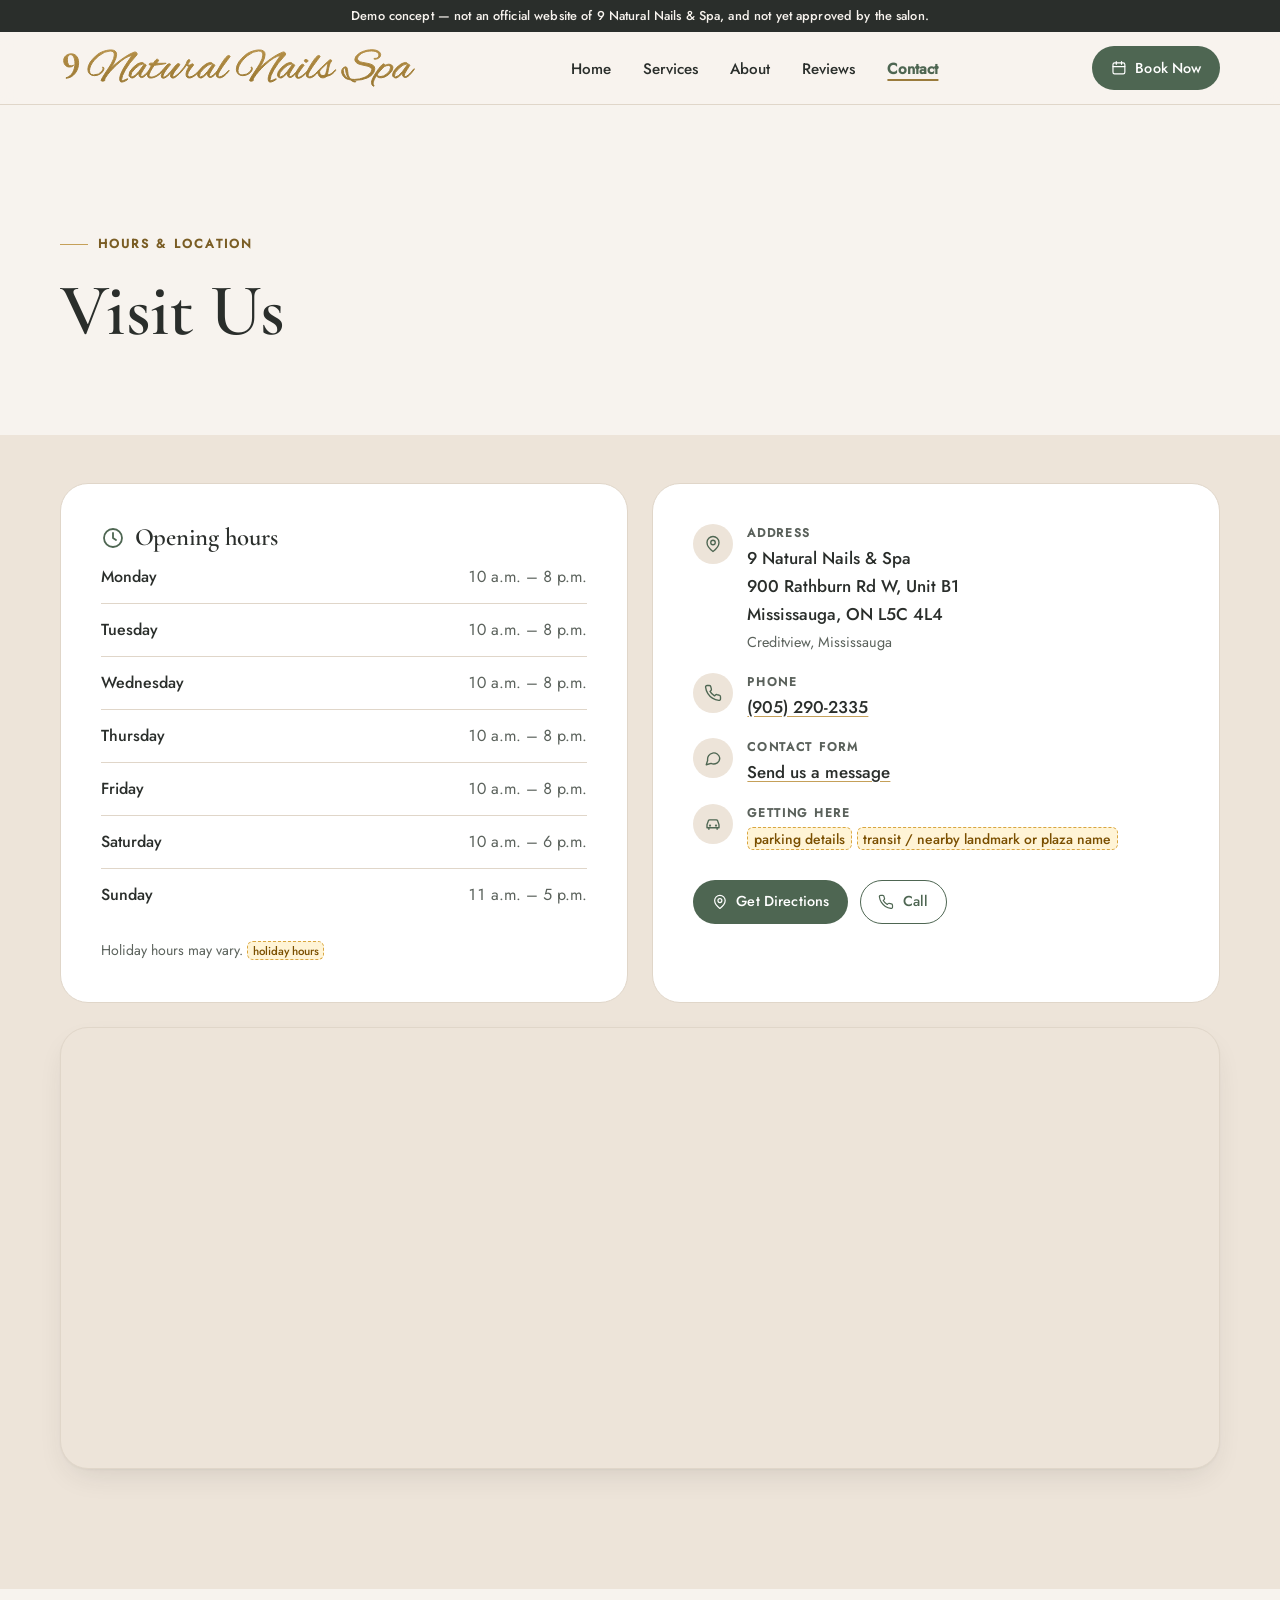
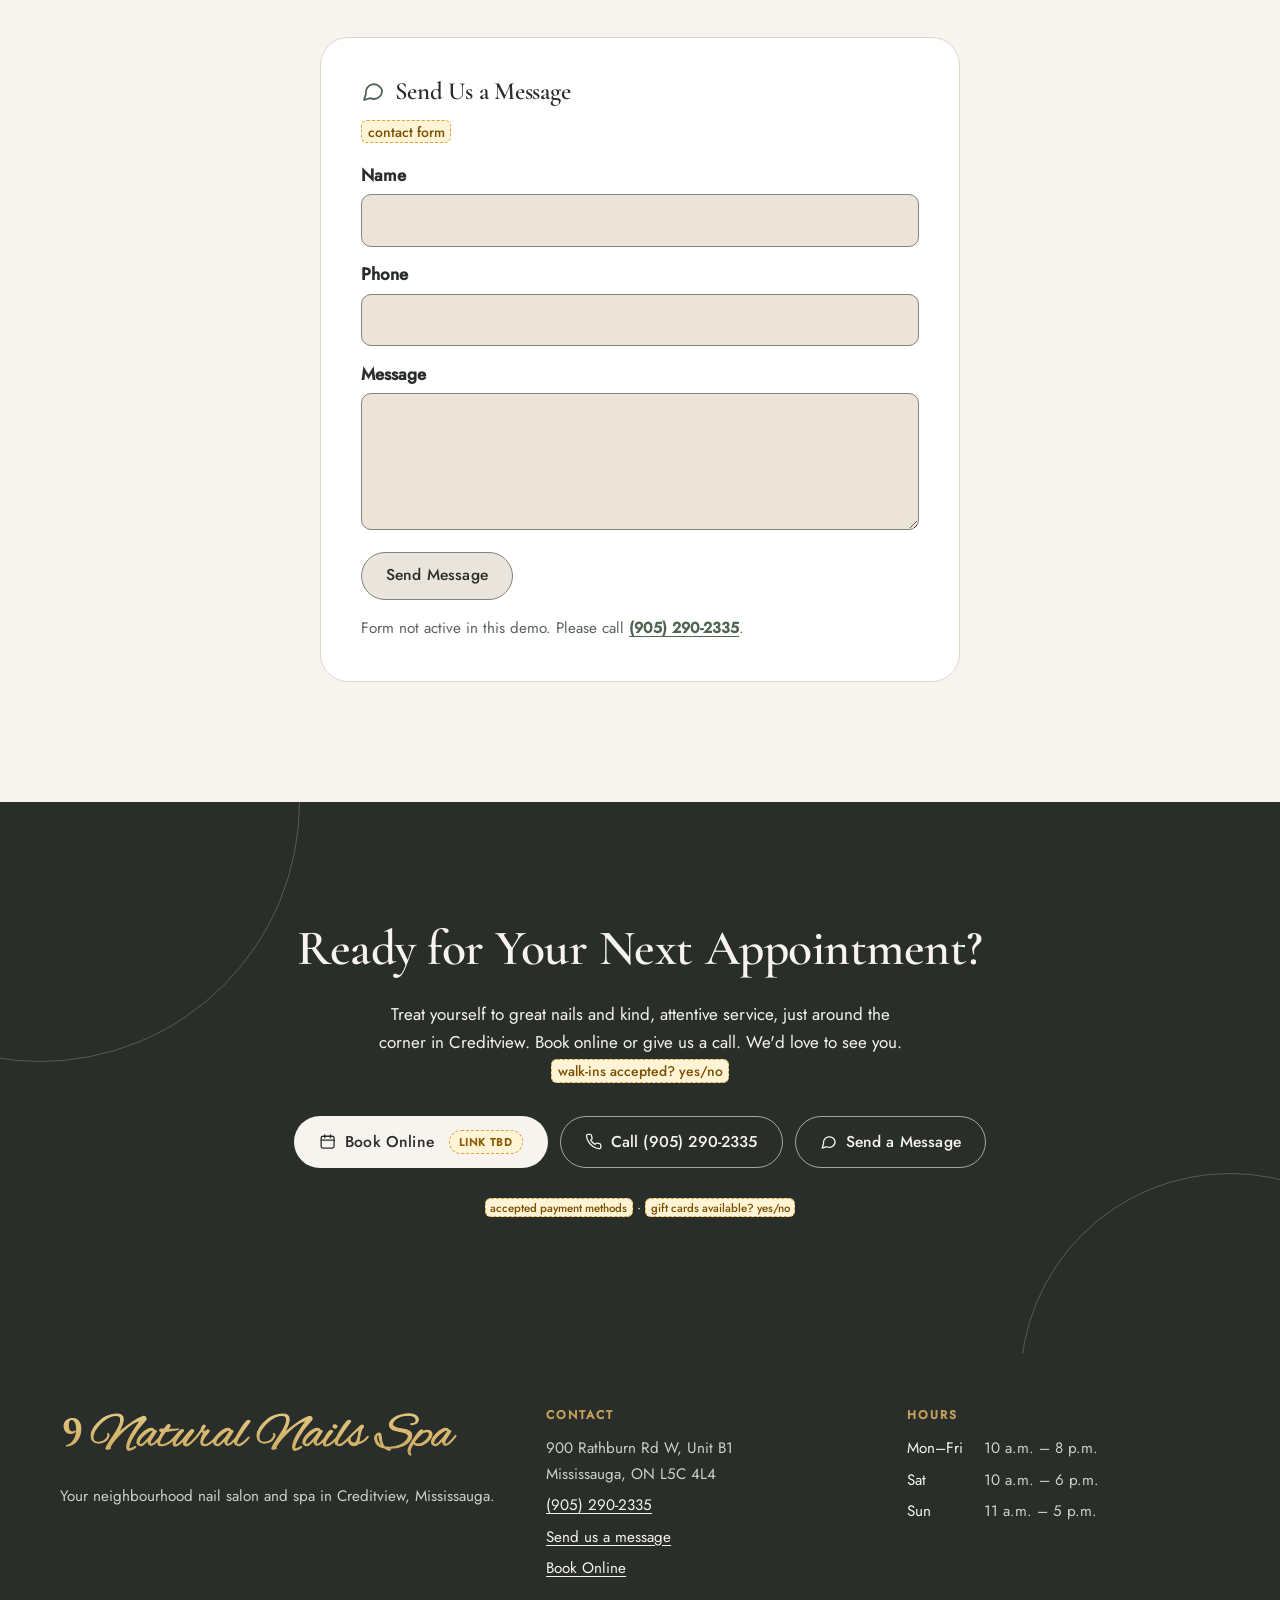
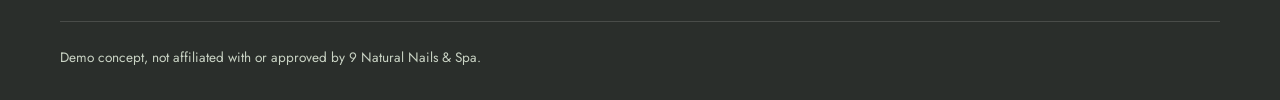
<file: contact.html>
<!doctype html>
<html lang="en-CA">
<head>
  <meta charset="utf-8">
  <meta name="viewport" content="width=device-width, initial-scale=1, viewport-fit=cover">
  <title>Contact &amp; Hours | 9 Natural Nails &amp; Spa Mississauga (demo concept)</title>
  <meta name="description" content="Demo concept website for 9 Natural Nails &amp; Spa, a nail salon and spa in Creditview, Mississauga — not the official site. Hours, map and contact details.">
  <meta property="og:type" content="website">
  <meta property="og:site_name" content="9 Natural Nails &amp; Spa (demo concept)">
  <meta property="og:locale" content="en_CA">
  <meta property="og:title" content="Contact &amp; Hours | 9 Natural Nails &amp; Spa Mississauga (demo concept)">
  <meta property="og:description" content="Demo concept website for 9 Natural Nails &amp; Spa, a nail salon and spa in Creditview, Mississauga — not the official site. Hours, map and contact details.">
  <meta property="og:url" content="https://mikelagumbay22.github.io/9-natural-nails-demo/contact.html">
  <meta property="og:image" content="https://mikelagumbay22.github.io/9-natural-nails-demo/img/og-image.jpg">
  <meta property="og:image:type" content="image/jpeg">
  <meta property="og:image:width" content="1200">
  <meta property="og:image:height" content="630">
  <meta property="og:image:alt" content="Demo concept, not the official site. Nude nail polish bottles, eucalyptus and a soft folded towel on a stone counter (illustrative image, not a photo of the salon)">
  <meta name="twitter:card" content="summary_large_image">
  <meta name="twitter:title" content="Contact &amp; Hours | 9 Natural Nails &amp; Spa Mississauga (demo concept)">
  <meta name="twitter:description" content="Demo concept website for 9 Natural Nails &amp; Spa, a nail salon and spa in Creditview, Mississauga — not the official site. Hours, map and contact details.">
  <meta name="twitter:image" content="https://mikelagumbay22.github.io/9-natural-nails-demo/img/og-image.jpg">
  <meta name="twitter:image:alt" content="Demo concept, not the official site. Nude nail polish bottles, eucalyptus and a soft folded towel on a stone counter (illustrative image, not a photo of the salon)">
  <meta name="robots" content="noindex, nofollow">
  <meta name="theme-color" content="#F7F3EE">
  <link rel="preload" href="fonts/cormorant-normal-500-600-latin.woff2" as="font" type="font/woff2" crossorigin>
  <link rel="preload" href="fonts/jost-normal-400-500-latin.woff2" as="font" type="font/woff2" crossorigin>
  <link rel="stylesheet" href="css/site.css?v=d17fbbf7">
  <link rel="icon" type="image/svg+xml" href="img/logo-existing-refresh-mark.svg">
  <link rel="icon" href="img/favicon-existing-refresh.ico" sizes="any">
  <link rel="apple-touch-icon" href="img/apple-touch-icon-existing-refresh.png">
</head>
<body class="page-contact">
<aside class="demo-banner" aria-label="Demo notice">
  <p class="container">Demo concept — not an official website of 9 Natural Nails &amp; Spa, and not yet approved by the salon.</p>
</aside>
<a class="skip-link" href="#main">Skip to content</a>
<header class="site-header">
  <div class="container header-inner">
    <a class="brand" href="index.html">
      <img src="img/logo-existing-refresh.svg" alt="9 Natural Nails &amp; Spa" width="797" height="98">
    </a>

    <nav class="site-nav desktop-nav" aria-label="Main">
      <ul>
        <li><a href="index.html">Home</a></li>
        <li><a href="services.html">Services</a></li>
        <li><a href="about.html">About</a></li>
        <li><a href="reviews.html">Reviews</a></li>
        <li><a href="contact.html" aria-current="page">Contact</a></li>
      </ul>
    </nav>

    <div class="header-actions">
      <a class="btn btn--primary btn--sm header-book" href="contact.html#book"><svg viewBox="0 0 24 24" fill="none" stroke="currentColor" stroke-width="1.8" stroke-linecap="round" stroke-linejoin="round" aria-hidden="true" focusable="false"><rect x="3" y="4.5" width="18" height="16.5" rx="2.5"/><path d="M16 2.5v4M8 2.5v4M3 10h18"/></svg><span>Book Now</span></a>
      <button type="button" class="menu-toggle" id="menu-toggle" aria-controls="mobile-nav" aria-expanded="false">
        <span class="menu-toggle__icon" aria-hidden="true"><svg viewBox="0 0 24 24" fill="none" stroke="currentColor" stroke-width="1.8" stroke-linecap="round" aria-hidden="true" focusable="false"><path d="M4 7h16M4 12h16M4 17h16"/></svg></span>
        <span class="menu-toggle__label">Menu</span>
      </button>
    </div>
  </div>

  <div class="mobile-nav" id="mobile-nav" hidden>
    <nav aria-label="Mobile">
      <ul>
        <li><a href="index.html">Home</a></li>
        <li><a href="services.html">Services</a></li>
        <li><a href="about.html">About</a></li>
        <li><a href="reviews.html">Reviews</a></li>
        <li><a href="contact.html" aria-current="page">Contact</a></li>
        <li><a href="contact.html#book">Book Now</a></li>
        <li><a href="tel:+19052902335">Call (905) 290-2335</a></li>
      </ul>
    </nav>
  </div>
</header>
<main id="main">

<section class="page-hero section" aria-labelledby="contact-title">
  <div class="container"><div class="section-head">
    <p class="eyebrow">Hours &amp; location</p>
    <h1 id="contact-title">Visit Us</h1>
  </div></div>
</section>

<section class="section section--alt section--tight">
  <div class="container">
    <div class="visit-grid">
      <div class="card" id="hours">
        <h2 class="h3"><svg viewBox="0 0 24 24" fill="none" stroke="currentColor" stroke-width="1.8" stroke-linecap="round" stroke-linejoin="round" aria-hidden="true" focusable="false"><circle cx="12" cy="12" r="9"/><path d="M12 7v5l3 2"/></svg>Opening hours</h2>
        <table class="hours-table">
          <caption class="visually-hidden">Weekly opening hours</caption>
          <tbody>
            <tr><th scope="row">Monday</th><td>10 a.m. – 8 p.m.</td></tr>
            <tr><th scope="row">Tuesday</th><td>10 a.m. – 8 p.m.</td></tr>
            <tr><th scope="row">Wednesday</th><td>10 a.m. – 8 p.m.</td></tr>
            <tr><th scope="row">Thursday</th><td>10 a.m. – 8 p.m.</td></tr>
            <tr><th scope="row">Friday</th><td>10 a.m. – 8 p.m.</td></tr>
            <tr><th scope="row">Saturday</th><td>10 a.m. – 6 p.m.</td></tr>
            <tr><th scope="row">Sunday</th><td>11 a.m. – 5 p.m.</td></tr>
          </tbody>
        </table><p class="note">Holiday hours may vary. <mark class="ph-inline">holiday hours</mark></p>
      </div>
      <div class="card card--location">
        <ul class="contact-list">
          <li><span class="ico"><svg viewBox="0 0 24 24" fill="none" stroke="currentColor" stroke-width="1.8" stroke-linecap="round" stroke-linejoin="round" aria-hidden="true" focusable="false"><path d="M20 10c0 6-8 12-8 12S4 16 4 10a8 8 0 0 1 16 0z"/><circle cx="12" cy="10" r="3"/></svg></span><div><span class="label">Address</span>
            <span class="value">9 Natural Nails &amp; Spa<br>900 Rathburn Rd W, Unit B1<br>Mississauga, ON L5C 4L4</span>
            <span class="sub">Creditview, Mississauga</span></div></li>
          <li><span class="ico"><svg viewBox="0 0 24 24" fill="none" stroke="currentColor" stroke-width="1.8" stroke-linecap="round" stroke-linejoin="round" aria-hidden="true" focusable="false"><path d="M22 16.9v3a2 2 0 0 1-2.2 2 19.8 19.8 0 0 1-8.6-3.1 19.5 19.5 0 0 1-6-6A19.8 19.8 0 0 1 2.1 4.2 2 2 0 0 1 4.1 2h3a2 2 0 0 1 2 1.7c.1 1 .4 1.9.7 2.8a2 2 0 0 1-.5 2.1L8 9.9a16 16 0 0 0 6 6l1.3-1.3a2 2 0 0 1 2.1-.4c.9.3 1.8.6 2.8.7a2 2 0 0 1 1.7 2z"/></svg></span><div><span class="label">Phone</span><a href="tel:+19052902335">(905) 290-2335</a></div></li>
          <li><span class="ico"><svg viewBox="0 0 24 24" fill="none" stroke="currentColor" stroke-width="1.8" stroke-linecap="round" stroke-linejoin="round" aria-hidden="true" focusable="false"><path d="M21 12a8 8 0 0 1-11.6 7.1L3 21l1.9-6.1A8 8 0 1 1 21 12z"/></svg></span><div><span class="label">Contact form</span><a href="#message">Send us a message</a></div></li>
          <li><span class="ico"><svg viewBox="0 0 24 24" fill="none" stroke="currentColor" stroke-width="1.8" stroke-linecap="round" stroke-linejoin="round" aria-hidden="true" focusable="false"><path d="M5 17h14M6.5 17v2M17.5 17v2M4 13l1.8-5.2A2 2 0 0 1 7.7 6.5h8.6a2 2 0 0 1 1.9 1.3L20 13v4H4z"/><circle cx="8" cy="14" r=".6"/><circle cx="16" cy="14" r=".6"/></svg></span><div><span class="label">Getting here</span><span class="value"><mark class="ph-inline">parking details</mark> <mark class="ph-inline">transit / nearby landmark or plaza name</mark></span></div></li>
        </ul>
        <div class="btn-row">
          <a class="btn btn--primary btn--sm" href="https://www.google.com/maps/search/?api=1&amp;query=9+Natural+Nails+%26+Spa%2C+900+Rathburn+Rd+W+Unit+B1%2C+Mississauga%2C+ON+L5C+4L4&amp;query_place_id=ChIJ14RXcDBBK4gRsct4Qrg2f5c" target="_blank" rel="noopener"><svg viewBox="0 0 24 24" fill="none" stroke="currentColor" stroke-width="1.8" stroke-linecap="round" stroke-linejoin="round" aria-hidden="true" focusable="false"><path d="M20 10c0 6-8 12-8 12S4 16 4 10a8 8 0 0 1 16 0z"/><circle cx="12" cy="10" r="3"/></svg>Get Directions<span class="visually-hidden"> (opens Google Maps in a new tab)</span></a>
          <a class="btn btn--ghost btn--sm" href="tel:+19052902335" aria-label="Call (905) 290-2335"><svg viewBox="0 0 24 24" fill="none" stroke="currentColor" stroke-width="1.8" stroke-linecap="round" stroke-linejoin="round" aria-hidden="true" focusable="false"><path d="M22 16.9v3a2 2 0 0 1-2.2 2 19.8 19.8 0 0 1-8.6-3.1 19.5 19.5 0 0 1-6-6A19.8 19.8 0 0 1 2.1 4.2 2 2 0 0 1 4.1 2h3a2 2 0 0 1 2 1.7c.1 1 .4 1.9.7 2.8a2 2 0 0 1-.5 2.1L8 9.9a16 16 0 0 0 6 6l1.3-1.3a2 2 0 0 1 2.1-.4c.9.3 1.8.6 2.8.7a2 2 0 0 1 1.7 2z"/></svg>Call</a>
        </div>
      </div>
    </div>
    <div class="map-frame" id="map">
      <iframe src="https://www.google.com/maps?q=9+Natural+Nails+%26+Spa%2C+900+Rathburn+Rd+W+Unit+B1%2C+Mississauga%2C+ON+L5C+4L4&amp;output=embed" title="Google Map showing 9 Natural Nails &amp; Spa at 900 Rathburn Rd W Unit B1, Mississauga, ON L5C 4L4" loading="lazy" referrerpolicy="no-referrer-when-downgrade" allowfullscreen></iframe>
    </div>
  </div>
</section>

<section class="section section--tight" id="message" aria-labelledby="form-title">
  <div class="container">
    <form class="card demo-form" aria-labelledby="form-title" onsubmit="return false">
      <h2 class="h3" id="form-title"><svg viewBox="0 0 24 24" fill="none" stroke="currentColor" stroke-width="1.8" stroke-linecap="round" stroke-linejoin="round" aria-hidden="true" focusable="false"><path d="M21 12a8 8 0 0 1-11.6 7.1L3 21l1.9-6.1A8 8 0 1 1 21 12z"/></svg>Send Us a Message</h2><p class="form-ph"><mark class="ph-inline">contact form</mark></p>
      <fieldset disabled>
        <legend class="visually-hidden">Message form (not active in this demo)</legend>
        <label for="f-name">Name</label><input id="f-name" name="name" type="text" autocomplete="name">
        <label for="f-phone">Phone</label><input id="f-phone" name="phone" type="tel" autocomplete="tel">
        <label for="f-msg">Message</label><textarea id="f-msg" name="message" rows="4"></textarea>
        <button class="btn btn--primary" type="submit">Send Message</button>
      </fieldset>
      <p class="form-note">Form not active in this demo. Please call <a href="tel:+19052902335">(905) 290-2335</a>.</p>
    </form>
  </div>
</section>

<section class="section cta-band" id="book" aria-labelledby="cta-title">
  <div class="container">
    <h2 id="cta-title">Ready for Your Next Appointment?</h2>
    <p>Treat yourself to great nails and kind, attentive service, just around the corner in Creditview. Book online or give us a call. We&#39;d love to see you. <mark class="ph-inline">walk-ins accepted? yes/no</mark></p>
    <div class="btn-row">
      <a class="btn btn--light" href="#book" data-placeholder="booking-url"><svg viewBox="0 0 24 24" fill="none" stroke="currentColor" stroke-width="1.8" stroke-linecap="round" stroke-linejoin="round" aria-hidden="true" focusable="false"><rect x="3" y="4.5" width="18" height="16.5" rx="2.5"/><path d="M16 2.5v4M8 2.5v4M3 10h18"/></svg>Book Online<span class="ph-badge ph-badge--inline">Link TBD</span></a>
      <a class="btn btn--outline-light" href="tel:+19052902335"><svg viewBox="0 0 24 24" fill="none" stroke="currentColor" stroke-width="1.8" stroke-linecap="round" stroke-linejoin="round" aria-hidden="true" focusable="false"><path d="M22 16.9v3a2 2 0 0 1-2.2 2 19.8 19.8 0 0 1-8.6-3.1 19.5 19.5 0 0 1-6-6A19.8 19.8 0 0 1 2.1 4.2 2 2 0 0 1 4.1 2h3a2 2 0 0 1 2 1.7c.1 1 .4 1.9.7 2.8a2 2 0 0 1-.5 2.1L8 9.9a16 16 0 0 0 6 6l1.3-1.3a2 2 0 0 1 2.1-.4c.9.3 1.8.6 2.8.7a2 2 0 0 1 1.7 2z"/></svg>Call (905) 290-2335</a>
      <a class="btn btn--outline-light" href="#message"><svg viewBox="0 0 24 24" fill="none" stroke="currentColor" stroke-width="1.8" stroke-linecap="round" stroke-linejoin="round" aria-hidden="true" focusable="false"><path d="M21 12a8 8 0 0 1-11.6 7.1L3 21l1.9-6.1A8 8 0 1 1 21 12z"/></svg>Send a Message</a>
    </div><p class="small-print"><mark class="ph-inline">accepted payment methods</mark> · <mark class="ph-inline">gift cards available? yes/no</mark></p>
  </div>
</section>

</main>
<footer class="site-footer">
  <div class="container">
    <div class="footer-grid">
      <div>
        <a class="brand" href="index.html"><img src="img/logo-existing-refresh-reversed.svg" alt="9 Natural Nails &amp; Spa" width="797" height="98" decoding="async">
        </a>
        <p style="margin-top:1rem">Your neighbourhood nail salon and spa in Creditview, Mississauga.</p>
      </div>
      <div>
        <h2>Contact</h2>
        <ul>
          <li>900 Rathburn Rd W, Unit B1<br>Mississauga, ON L5C 4L4</li>
          <li><a href="tel:+19052902335">(905) 290-2335</a></li>
          <li><a href="contact.html#message">Send us a message</a></li>
          <li><a href="contact.html#book">Book Online</a></li>
        </ul>
      </div>
      <div>
        <h2>Hours</h2>
        <ul>
          <li><span class="footer-day">Mon–Fri</span> 10 a.m. – 8 p.m.</li>
          <li><span class="footer-day">Sat</span> 10 a.m. – 6 p.m.</li>
          <li><span class="footer-day">Sun</span> 11 a.m. – 5 p.m.</li>
        </ul>
      </div>
    </div>
    <div class="footer-bottom">
      <span>Demo concept, not affiliated with or approved by 9 Natural Nails &amp; Spa.</span>
    </div>
  </div>
</footer>

<nav class="mobile-callbar" aria-label="Quick actions">
  <a class="btn btn--primary" href="tel:+19052902335" aria-label="Call (905) 290-2335"><svg viewBox="0 0 24 24" fill="none" stroke="currentColor" stroke-width="1.8" stroke-linecap="round" stroke-linejoin="round" aria-hidden="true" focusable="false"><path d="M22 16.9v3a2 2 0 0 1-2.2 2 19.8 19.8 0 0 1-8.6-3.1 19.5 19.5 0 0 1-6-6A19.8 19.8 0 0 1 2.1 4.2 2 2 0 0 1 4.1 2h3a2 2 0 0 1 2 1.7c.1 1 .4 1.9.7 2.8a2 2 0 0 1-.5 2.1L8 9.9a16 16 0 0 0 6 6l1.3-1.3a2 2 0 0 1 2.1-.4c.9.3 1.8.6 2.8.7a2 2 0 0 1 1.7 2z"/></svg>Call</a>
  <a class="btn btn--ghost" href="contact.html"><svg viewBox="0 0 24 24" fill="none" stroke="currentColor" stroke-width="1.8" stroke-linecap="round" stroke-linejoin="round" aria-hidden="true" focusable="false"><path d="M20 10c0 6-8 12-8 12S4 16 4 10a8 8 0 0 1 16 0z"/><circle cx="12" cy="10" r="3"/></svg>Visit</a>
</nav>
<script src="js/site.js?v=d17fbbf7" defer></script>
</body>
</html>
</file>
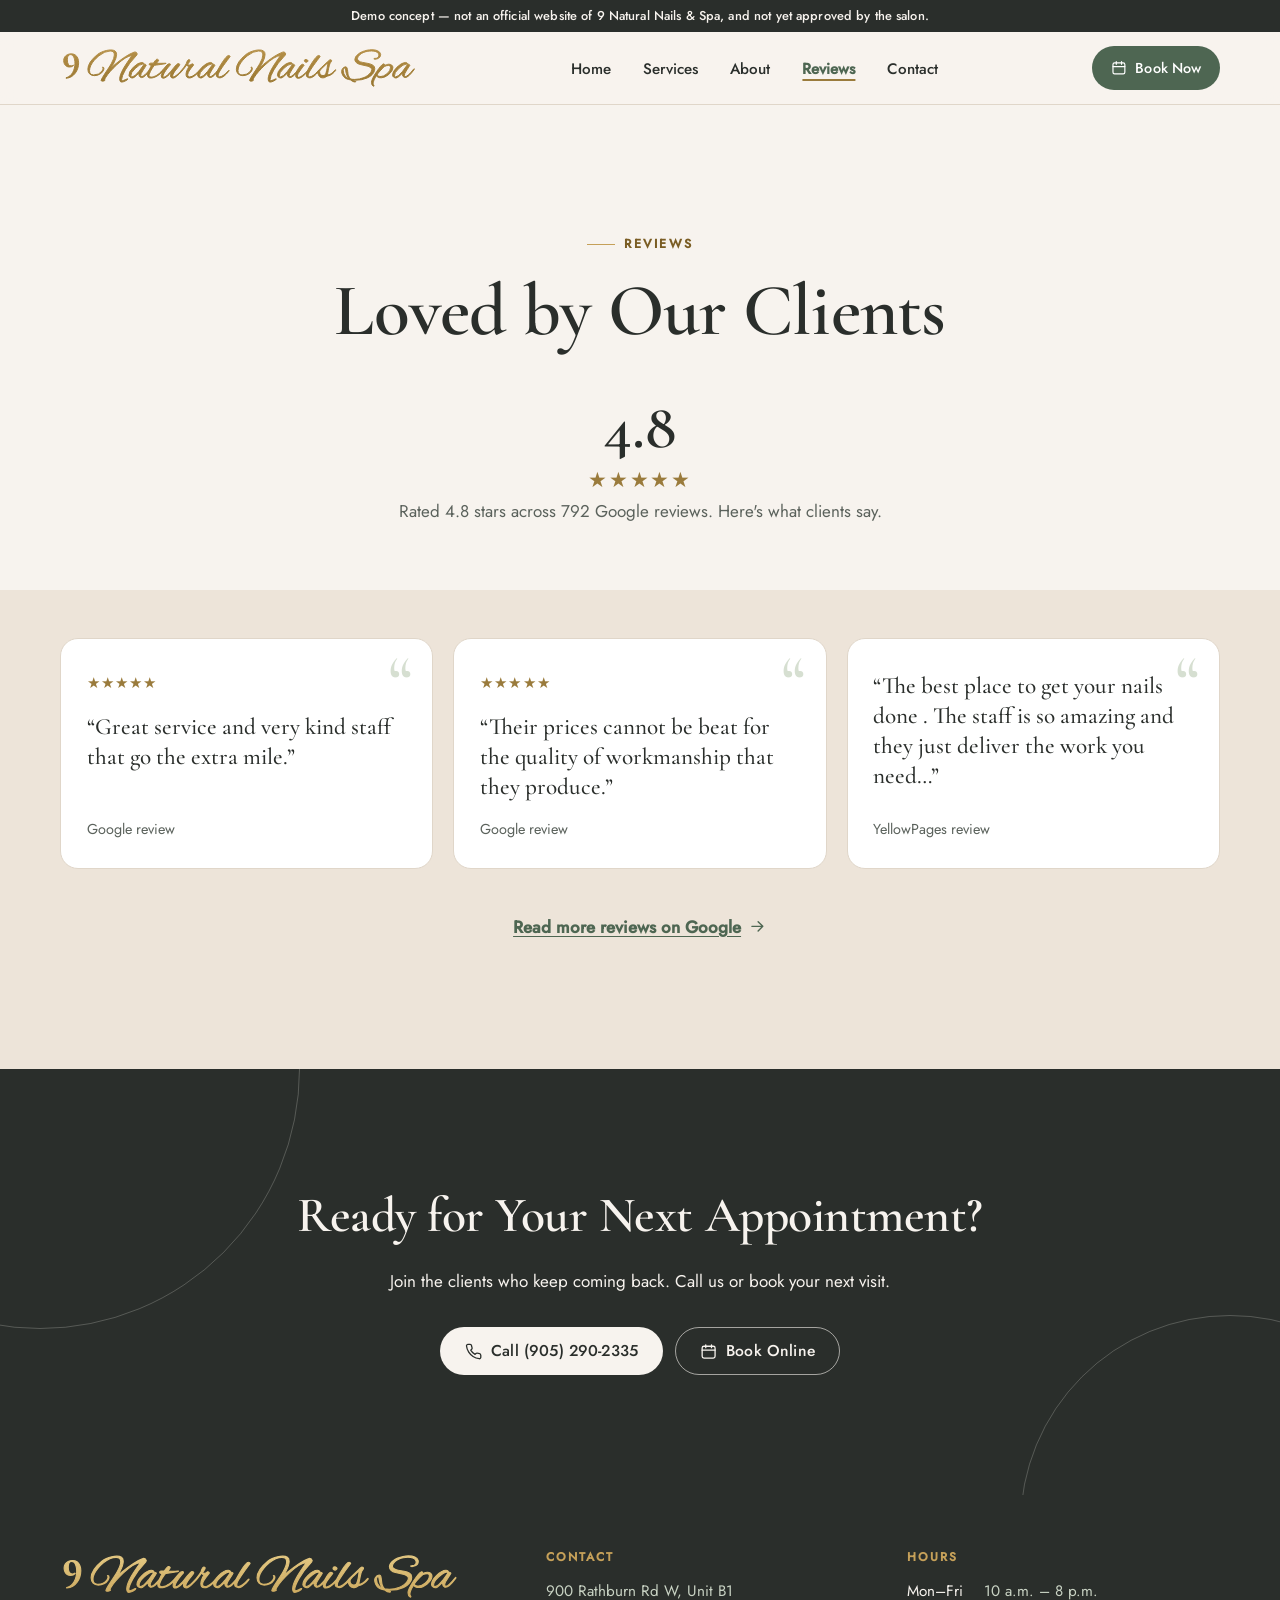
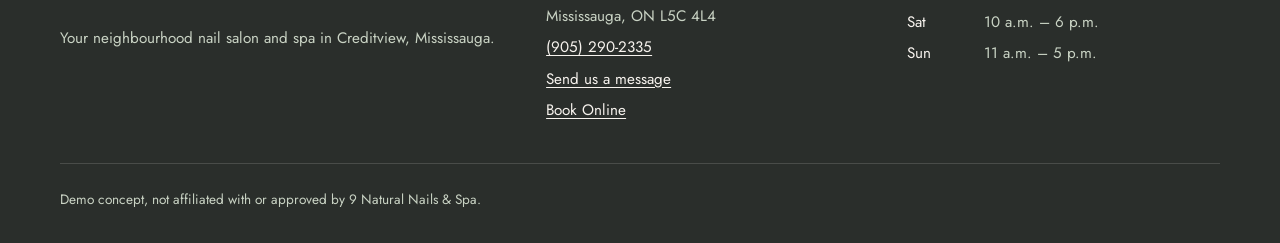
<file: reviews.html>
<!doctype html>
<html lang="en-CA">
<head>
  <meta charset="utf-8">
  <meta name="viewport" content="width=device-width, initial-scale=1, viewport-fit=cover">
  <title>Reviews | 9 Natural Nails &amp; Spa Mississauga (demo concept)</title>
  <meta name="description" content="Demo concept website for 9 Natural Nails &amp; Spa, a nail salon and spa in Creditview, Mississauga — not the official site. What clients say.">
  <meta property="og:type" content="website">
  <meta property="og:site_name" content="9 Natural Nails &amp; Spa (demo concept)">
  <meta property="og:locale" content="en_CA">
  <meta property="og:title" content="Reviews | 9 Natural Nails &amp; Spa Mississauga (demo concept)">
  <meta property="og:description" content="Demo concept website for 9 Natural Nails &amp; Spa, a nail salon and spa in Creditview, Mississauga — not the official site. What clients say.">
  <meta property="og:url" content="https://mikelagumbay22.github.io/9-natural-nails-demo/reviews.html">
  <meta property="og:image" content="https://mikelagumbay22.github.io/9-natural-nails-demo/img/og-image.jpg">
  <meta property="og:image:type" content="image/jpeg">
  <meta property="og:image:width" content="1200">
  <meta property="og:image:height" content="630">
  <meta property="og:image:alt" content="Demo concept, not the official site. Nude nail polish bottles, eucalyptus and a soft folded towel on a stone counter (illustrative image, not a photo of the salon)">
  <meta name="twitter:card" content="summary_large_image">
  <meta name="twitter:title" content="Reviews | 9 Natural Nails &amp; Spa Mississauga (demo concept)">
  <meta name="twitter:description" content="Demo concept website for 9 Natural Nails &amp; Spa, a nail salon and spa in Creditview, Mississauga — not the official site. What clients say.">
  <meta name="twitter:image" content="https://mikelagumbay22.github.io/9-natural-nails-demo/img/og-image.jpg">
  <meta name="twitter:image:alt" content="Demo concept, not the official site. Nude nail polish bottles, eucalyptus and a soft folded towel on a stone counter (illustrative image, not a photo of the salon)">
  <meta name="robots" content="noindex, nofollow">
  <meta name="theme-color" content="#F7F3EE">
  <link rel="preload" href="fonts/cormorant-normal-500-600-latin.woff2" as="font" type="font/woff2" crossorigin>
  <link rel="preload" href="fonts/jost-normal-400-500-latin.woff2" as="font" type="font/woff2" crossorigin>
  <link rel="stylesheet" href="css/site.css?v=d17fbbf7">
  <link rel="icon" type="image/svg+xml" href="img/logo-existing-refresh-mark.svg">
  <link rel="icon" href="img/favicon-existing-refresh.ico" sizes="any">
  <link rel="apple-touch-icon" href="img/apple-touch-icon-existing-refresh.png">
</head>
<body class="page-reviews">
<aside class="demo-banner" aria-label="Demo notice">
  <p class="container">Demo concept — not an official website of 9 Natural Nails &amp; Spa, and not yet approved by the salon.</p>
</aside>
<a class="skip-link" href="#main">Skip to content</a>
<header class="site-header">
  <div class="container header-inner">
    <a class="brand" href="index.html">
      <img src="img/logo-existing-refresh.svg" alt="9 Natural Nails &amp; Spa" width="797" height="98">
    </a>

    <nav class="site-nav desktop-nav" aria-label="Main">
      <ul>
        <li><a href="index.html">Home</a></li>
        <li><a href="services.html">Services</a></li>
        <li><a href="about.html">About</a></li>
        <li><a href="reviews.html" aria-current="page">Reviews</a></li>
        <li><a href="contact.html">Contact</a></li>
      </ul>
    </nav>

    <div class="header-actions">
      <a class="btn btn--primary btn--sm header-book" href="contact.html#book"><svg viewBox="0 0 24 24" fill="none" stroke="currentColor" stroke-width="1.8" stroke-linecap="round" stroke-linejoin="round" aria-hidden="true" focusable="false"><rect x="3" y="4.5" width="18" height="16.5" rx="2.5"/><path d="M16 2.5v4M8 2.5v4M3 10h18"/></svg><span>Book Now</span></a>
      <button type="button" class="menu-toggle" id="menu-toggle" aria-controls="mobile-nav" aria-expanded="false">
        <span class="menu-toggle__icon" aria-hidden="true"><svg viewBox="0 0 24 24" fill="none" stroke="currentColor" stroke-width="1.8" stroke-linecap="round" aria-hidden="true" focusable="false"><path d="M4 7h16M4 12h16M4 17h16"/></svg></span>
        <span class="menu-toggle__label">Menu</span>
      </button>
    </div>
  </div>

  <div class="mobile-nav" id="mobile-nav" hidden>
    <nav aria-label="Mobile">
      <ul>
        <li><a href="index.html">Home</a></li>
        <li><a href="services.html">Services</a></li>
        <li><a href="about.html">About</a></li>
        <li><a href="reviews.html" aria-current="page">Reviews</a></li>
        <li><a href="contact.html">Contact</a></li>
        <li><a href="contact.html#book">Book Now</a></li>
        <li><a href="tel:+19052902335">Call (905) 290-2335</a></li>
      </ul>
    </nav>
  </div>
</header>
<main id="main">

<section class="page-hero section" aria-labelledby="reviews-title">
  <div class="container section-head section-head--center">
    <p class="eyebrow">Reviews</p>
    <h1 id="reviews-title">Loved by Our Clients</h1>
    <div class="rating-summary">
      <span class="rating-summary__score" aria-hidden="true">4.8</span>
      <span class="stars" role="img" aria-label="4.8 out of 5 stars">★★★★★</span>
    </div>
    <p class="muted">Rated 4.8 stars across 792 Google reviews. Here&#39;s what clients say.</p>
  </div>
</section>

<section class="section section--alt section--tight">
  <div class="container">
    <ul class="quotes">
      <li>
        <figure class="quote"><span class="stars" role="img" aria-label="5 out of 5 stars">★★★★★</span>
          <blockquote><p>“Great service and very kind staff that go the extra mile.”</p></blockquote>
          <figcaption>Google review</figcaption>
        </figure>
      </li>
      <li>
        <figure class="quote"><span class="stars" role="img" aria-label="5 out of 5 stars">★★★★★</span>
          <blockquote><p>“Their prices cannot be beat for the quality of workmanship that they produce.”</p></blockquote>
          <figcaption>Google review</figcaption>
        </figure>
      </li>
      <li>
        <figure class="quote">
          <blockquote><p>“The best place to get your nails done . The staff is so amazing and they just deliver the work you need…”</p></blockquote>
          <figcaption>YellowPages review</figcaption>
        </figure>
      </li>
    </ul>
    <p class="center-link"><a href="https://www.google.com/maps/search/?api=1&amp;query=9+Natural+Nails+%26+Spa%2C+900+Rathburn+Rd+W+Unit+B1%2C+Mississauga%2C+ON+L5C+4L4&amp;query_place_id=ChIJ14RXcDBBK4gRsct4Qrg2f5c" target="_blank" rel="noopener">Read more reviews on Google<svg viewBox="0 0 24 24" fill="none" stroke="currentColor" stroke-width="1.8" stroke-linecap="round" stroke-linejoin="round" aria-hidden="true" focusable="false"><path d="M5 12h14M13 6l6 6-6 6"/></svg><span class="visually-hidden"> (opens in a new tab)</span></a></p>
  </div>
</section>

<section class="section cta-band" aria-labelledby="rev-cta">
  <div class="container">
    <h2 id="rev-cta">Ready for Your Next Appointment?</h2>
    <p>Join the clients who keep coming back. Call us or book your next visit.</p>
    <div class="btn-row">
      <a class="btn btn--light" href="tel:+19052902335"><svg viewBox="0 0 24 24" fill="none" stroke="currentColor" stroke-width="1.8" stroke-linecap="round" stroke-linejoin="round" aria-hidden="true" focusable="false"><path d="M22 16.9v3a2 2 0 0 1-2.2 2 19.8 19.8 0 0 1-8.6-3.1 19.5 19.5 0 0 1-6-6A19.8 19.8 0 0 1 2.1 4.2 2 2 0 0 1 4.1 2h3a2 2 0 0 1 2 1.7c.1 1 .4 1.9.7 2.8a2 2 0 0 1-.5 2.1L8 9.9a16 16 0 0 0 6 6l1.3-1.3a2 2 0 0 1 2.1-.4c.9.3 1.8.6 2.8.7a2 2 0 0 1 1.7 2z"/></svg>Call (905) 290-2335</a>
      <a class="btn btn--outline-light" href="contact.html#book"><svg viewBox="0 0 24 24" fill="none" stroke="currentColor" stroke-width="1.8" stroke-linecap="round" stroke-linejoin="round" aria-hidden="true" focusable="false"><rect x="3" y="4.5" width="18" height="16.5" rx="2.5"/><path d="M16 2.5v4M8 2.5v4M3 10h18"/></svg>Book Online</a>
    </div>
  </div>
</section>

</main>
<footer class="site-footer">
  <div class="container">
    <div class="footer-grid">
      <div>
        <a class="brand" href="index.html"><img src="img/logo-existing-refresh-reversed.svg" alt="9 Natural Nails &amp; Spa" width="797" height="98" decoding="async">
        </a>
        <p style="margin-top:1rem">Your neighbourhood nail salon and spa in Creditview, Mississauga.</p>
      </div>
      <div>
        <h2>Contact</h2>
        <ul>
          <li>900 Rathburn Rd W, Unit B1<br>Mississauga, ON L5C 4L4</li>
          <li><a href="tel:+19052902335">(905) 290-2335</a></li>
          <li><a href="contact.html#message">Send us a message</a></li>
          <li><a href="contact.html#book">Book Online</a></li>
        </ul>
      </div>
      <div>
        <h2>Hours</h2>
        <ul>
          <li><span class="footer-day">Mon–Fri</span> 10 a.m. – 8 p.m.</li>
          <li><span class="footer-day">Sat</span> 10 a.m. – 6 p.m.</li>
          <li><span class="footer-day">Sun</span> 11 a.m. – 5 p.m.</li>
        </ul>
      </div>
    </div>
    <div class="footer-bottom">
      <span>Demo concept, not affiliated with or approved by 9 Natural Nails &amp; Spa.</span>
    </div>
  </div>
</footer>

<nav class="mobile-callbar" aria-label="Quick actions">
  <a class="btn btn--primary" href="tel:+19052902335" aria-label="Call (905) 290-2335"><svg viewBox="0 0 24 24" fill="none" stroke="currentColor" stroke-width="1.8" stroke-linecap="round" stroke-linejoin="round" aria-hidden="true" focusable="false"><path d="M22 16.9v3a2 2 0 0 1-2.2 2 19.8 19.8 0 0 1-8.6-3.1 19.5 19.5 0 0 1-6-6A19.8 19.8 0 0 1 2.1 4.2 2 2 0 0 1 4.1 2h3a2 2 0 0 1 2 1.7c.1 1 .4 1.9.7 2.8a2 2 0 0 1-.5 2.1L8 9.9a16 16 0 0 0 6 6l1.3-1.3a2 2 0 0 1 2.1-.4c.9.3 1.8.6 2.8.7a2 2 0 0 1 1.7 2z"/></svg>Call</a>
  <a class="btn btn--ghost" href="contact.html"><svg viewBox="0 0 24 24" fill="none" stroke="currentColor" stroke-width="1.8" stroke-linecap="round" stroke-linejoin="round" aria-hidden="true" focusable="false"><path d="M20 10c0 6-8 12-8 12S4 16 4 10a8 8 0 0 1 16 0z"/><circle cx="12" cy="10" r="3"/></svg>Visit</a>
</nav>
<script src="js/site.js?v=d17fbbf7" defer></script>
</body>
</html>
</file>
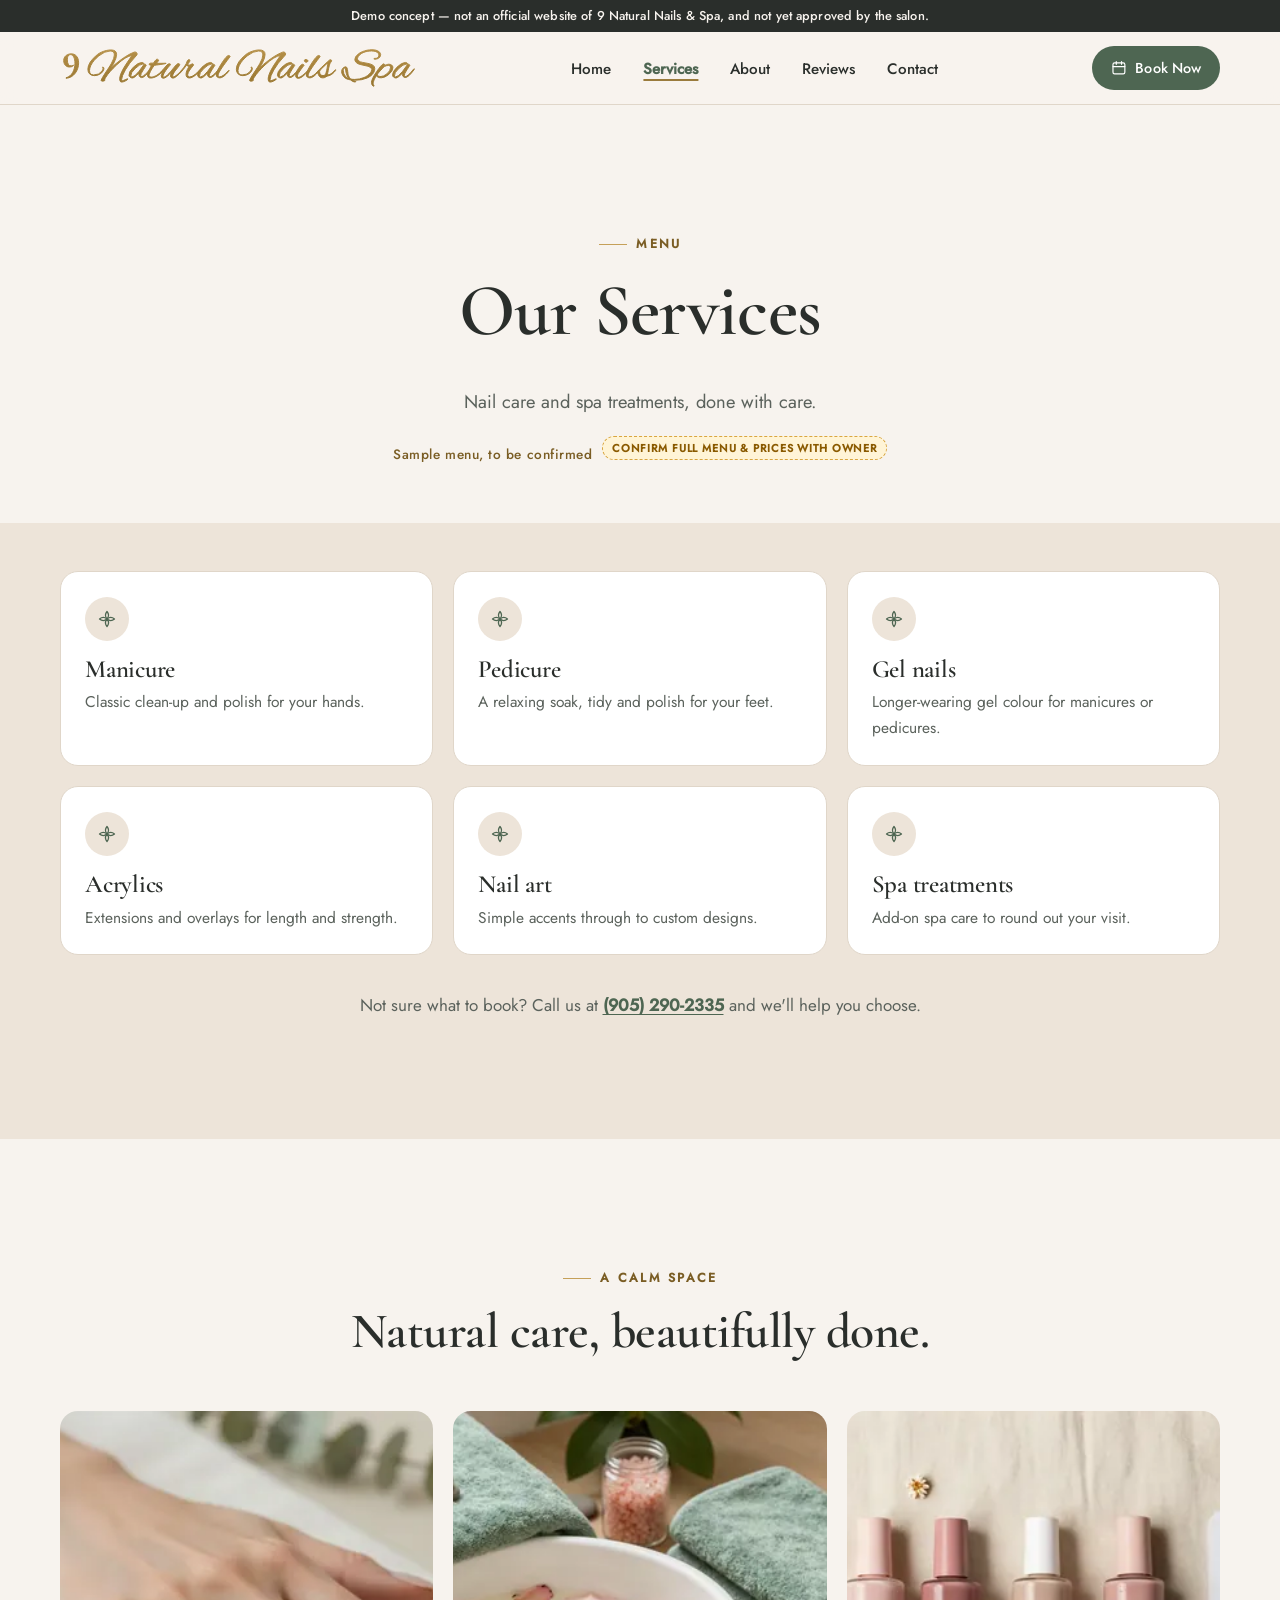
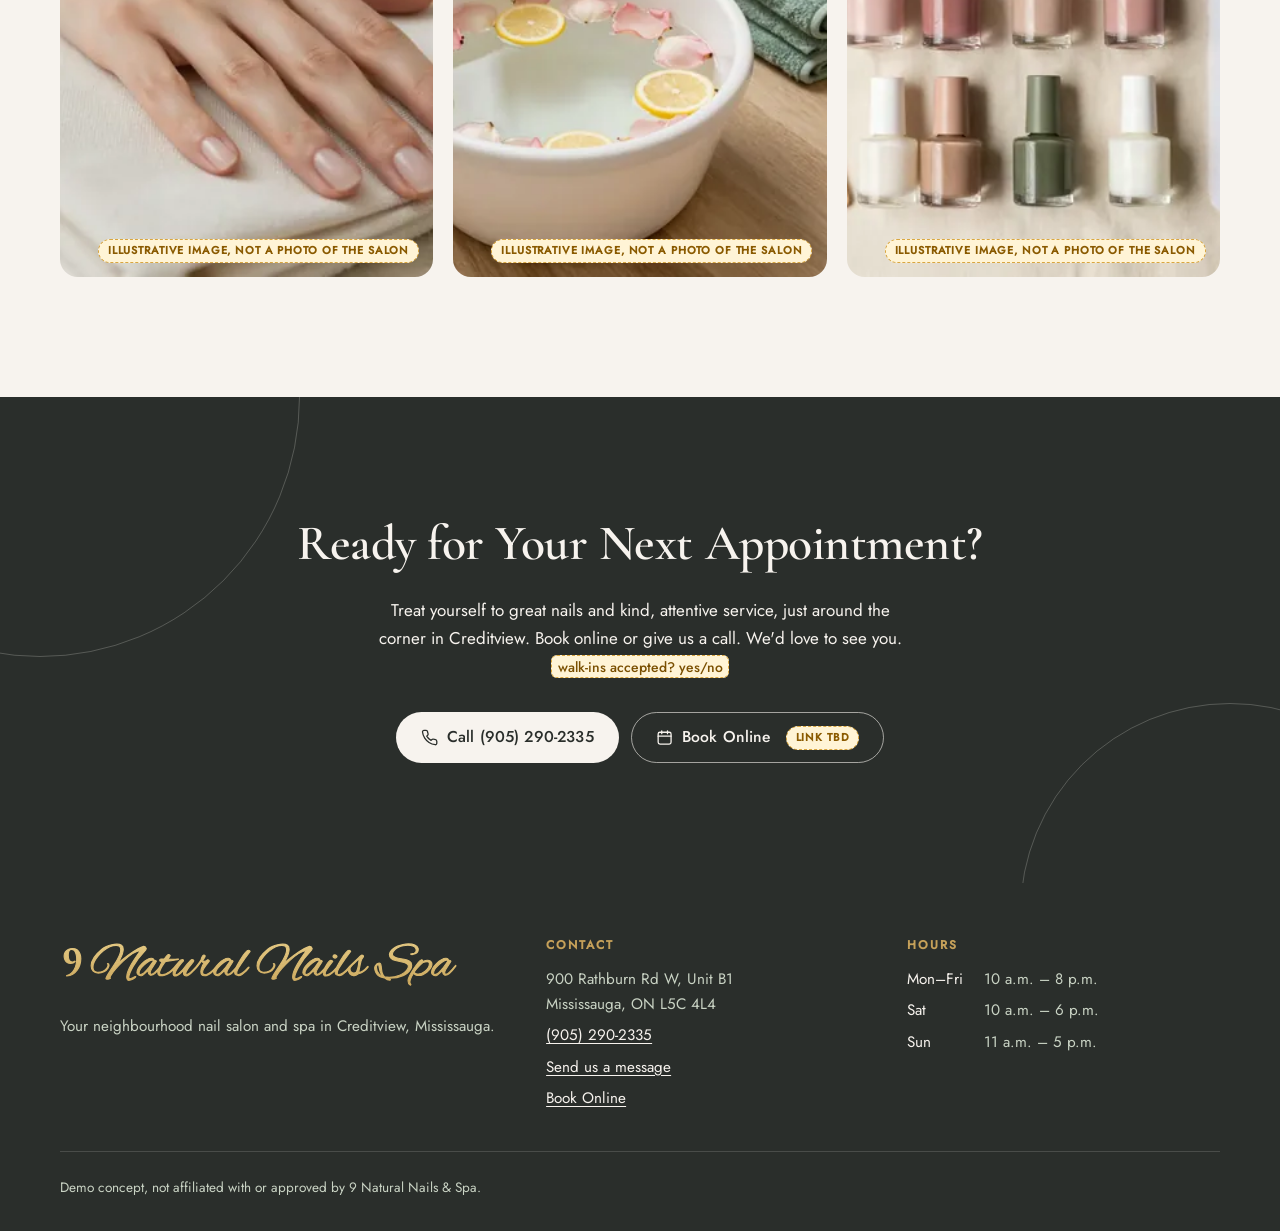
<file: services.html>
<!doctype html>
<html lang="en-CA">
<head>
  <meta charset="utf-8">
  <meta name="viewport" content="width=device-width, initial-scale=1, viewport-fit=cover">
  <title>Services | 9 Natural Nails &amp; Spa Mississauga (demo concept)</title>
  <meta name="description" content="Demo concept website for 9 Natural Nails &amp; Spa, a nail salon and spa in Creditview, Mississauga — not the official site. Sample service menu.">
  <meta property="og:type" content="website">
  <meta property="og:site_name" content="9 Natural Nails &amp; Spa (demo concept)">
  <meta property="og:locale" content="en_CA">
  <meta property="og:title" content="Services | 9 Natural Nails &amp; Spa Mississauga (demo concept)">
  <meta property="og:description" content="Demo concept website for 9 Natural Nails &amp; Spa, a nail salon and spa in Creditview, Mississauga — not the official site. Sample service menu.">
  <meta property="og:url" content="https://mikelagumbay22.github.io/9-natural-nails-demo/services.html">
  <meta property="og:image" content="https://mikelagumbay22.github.io/9-natural-nails-demo/img/og-image.jpg">
  <meta property="og:image:type" content="image/jpeg">
  <meta property="og:image:width" content="1200">
  <meta property="og:image:height" content="630">
  <meta property="og:image:alt" content="Demo concept, not the official site. Nude nail polish bottles, eucalyptus and a soft folded towel on a stone counter (illustrative image, not a photo of the salon)">
  <meta name="twitter:card" content="summary_large_image">
  <meta name="twitter:title" content="Services | 9 Natural Nails &amp; Spa Mississauga (demo concept)">
  <meta name="twitter:description" content="Demo concept website for 9 Natural Nails &amp; Spa, a nail salon and spa in Creditview, Mississauga — not the official site. Sample service menu.">
  <meta name="twitter:image" content="https://mikelagumbay22.github.io/9-natural-nails-demo/img/og-image.jpg">
  <meta name="twitter:image:alt" content="Demo concept, not the official site. Nude nail polish bottles, eucalyptus and a soft folded towel on a stone counter (illustrative image, not a photo of the salon)">
  <meta name="robots" content="noindex, nofollow">
  <meta name="theme-color" content="#F7F3EE">
  <link rel="preload" href="fonts/cormorant-normal-500-600-latin.woff2" as="font" type="font/woff2" crossorigin>
  <link rel="preload" href="fonts/jost-normal-400-500-latin.woff2" as="font" type="font/woff2" crossorigin>
  <link rel="stylesheet" href="css/site.css?v=d17fbbf7">
  <link rel="icon" type="image/svg+xml" href="img/logo-existing-refresh-mark.svg">
  <link rel="icon" href="img/favicon-existing-refresh.ico" sizes="any">
  <link rel="apple-touch-icon" href="img/apple-touch-icon-existing-refresh.png">
</head>
<body class="page-services">
<aside class="demo-banner" aria-label="Demo notice">
  <p class="container">Demo concept — not an official website of 9 Natural Nails &amp; Spa, and not yet approved by the salon.</p>
</aside>
<a class="skip-link" href="#main">Skip to content</a>
<header class="site-header">
  <div class="container header-inner">
    <a class="brand" href="index.html">
      <img src="img/logo-existing-refresh.svg" alt="9 Natural Nails &amp; Spa" width="797" height="98">
    </a>

    <nav class="site-nav desktop-nav" aria-label="Main">
      <ul>
        <li><a href="index.html">Home</a></li>
        <li><a href="services.html" aria-current="page">Services</a></li>
        <li><a href="about.html">About</a></li>
        <li><a href="reviews.html">Reviews</a></li>
        <li><a href="contact.html">Contact</a></li>
      </ul>
    </nav>

    <div class="header-actions">
      <a class="btn btn--primary btn--sm header-book" href="contact.html#book"><svg viewBox="0 0 24 24" fill="none" stroke="currentColor" stroke-width="1.8" stroke-linecap="round" stroke-linejoin="round" aria-hidden="true" focusable="false"><rect x="3" y="4.5" width="18" height="16.5" rx="2.5"/><path d="M16 2.5v4M8 2.5v4M3 10h18"/></svg><span>Book Now</span></a>
      <button type="button" class="menu-toggle" id="menu-toggle" aria-controls="mobile-nav" aria-expanded="false">
        <span class="menu-toggle__icon" aria-hidden="true"><svg viewBox="0 0 24 24" fill="none" stroke="currentColor" stroke-width="1.8" stroke-linecap="round" aria-hidden="true" focusable="false"><path d="M4 7h16M4 12h16M4 17h16"/></svg></span>
        <span class="menu-toggle__label">Menu</span>
      </button>
    </div>
  </div>

  <div class="mobile-nav" id="mobile-nav" hidden>
    <nav aria-label="Mobile">
      <ul>
        <li><a href="index.html">Home</a></li>
        <li><a href="services.html" aria-current="page">Services</a></li>
        <li><a href="about.html">About</a></li>
        <li><a href="reviews.html">Reviews</a></li>
        <li><a href="contact.html">Contact</a></li>
        <li><a href="contact.html#book">Book Now</a></li>
        <li><a href="tel:+19052902335">Call (905) 290-2335</a></li>
      </ul>
    </nav>
  </div>
</header>
<main id="main">

<section class="page-hero section" aria-labelledby="services-title">
  <div class="container section-head section-head--center">
    <p class="eyebrow">Menu</p>
    <h1 id="services-title">Our Services</h1>
    <p class="lead">Nail care and spa treatments, done with care.</p><p class="sample-note">Sample menu, to be confirmed</p><span class="ph-badge ">Confirm full menu &amp; prices with owner</span>
  </div>
</section>

<section class="section section--alt section--tight">
  <div class="container">
    <ul class="services-grid">
      <li class="service-card">
        <span class="service-card__icon"><svg viewBox="0 0 24 24" fill="none" stroke="currentColor" stroke-width="1.5" stroke-linecap="round" stroke-linejoin="round" aria-hidden="true" focusable="false"><path d="M12 3c2.5 3 2.5 6 0 9-2.5-3-2.5-6 0-9z"/><path d="M12 12c3-2.5 6-2.5 9 0-3 2.5-6 2.5-9 0z"/><path d="M12 12c-3-2.5-6-2.5-9 0 3 2.5 6 2.5 9 0z"/><path d="M12 12c2.5 3 2.5 6 0 9-2.5-3-2.5-6 0-9z"/></svg></span>
        <h2 class="h3">Manicure</h2><p>Classic clean-up and polish for your hands.</p>
      </li>
      <li class="service-card">
        <span class="service-card__icon"><svg viewBox="0 0 24 24" fill="none" stroke="currentColor" stroke-width="1.5" stroke-linecap="round" stroke-linejoin="round" aria-hidden="true" focusable="false"><path d="M12 3c2.5 3 2.5 6 0 9-2.5-3-2.5-6 0-9z"/><path d="M12 12c3-2.5 6-2.5 9 0-3 2.5-6 2.5-9 0z"/><path d="M12 12c-3-2.5-6-2.5-9 0 3 2.5 6 2.5 9 0z"/><path d="M12 12c2.5 3 2.5 6 0 9-2.5-3-2.5-6 0-9z"/></svg></span>
        <h2 class="h3">Pedicure</h2><p>A relaxing soak, tidy and polish for your feet.</p>
      </li>
      <li class="service-card">
        <span class="service-card__icon"><svg viewBox="0 0 24 24" fill="none" stroke="currentColor" stroke-width="1.5" stroke-linecap="round" stroke-linejoin="round" aria-hidden="true" focusable="false"><path d="M12 3c2.5 3 2.5 6 0 9-2.5-3-2.5-6 0-9z"/><path d="M12 12c3-2.5 6-2.5 9 0-3 2.5-6 2.5-9 0z"/><path d="M12 12c-3-2.5-6-2.5-9 0 3 2.5 6 2.5 9 0z"/><path d="M12 12c2.5 3 2.5 6 0 9-2.5-3-2.5-6 0-9z"/></svg></span>
        <h2 class="h3">Gel nails</h2><p>Longer-wearing gel colour for manicures or pedicures.</p>
      </li>
      <li class="service-card">
        <span class="service-card__icon"><svg viewBox="0 0 24 24" fill="none" stroke="currentColor" stroke-width="1.5" stroke-linecap="round" stroke-linejoin="round" aria-hidden="true" focusable="false"><path d="M12 3c2.5 3 2.5 6 0 9-2.5-3-2.5-6 0-9z"/><path d="M12 12c3-2.5 6-2.5 9 0-3 2.5-6 2.5-9 0z"/><path d="M12 12c-3-2.5-6-2.5-9 0 3 2.5 6 2.5 9 0z"/><path d="M12 12c2.5 3 2.5 6 0 9-2.5-3-2.5-6 0-9z"/></svg></span>
        <h2 class="h3">Acrylics</h2><p>Extensions and overlays for length and strength.</p>
      </li>
      <li class="service-card">
        <span class="service-card__icon"><svg viewBox="0 0 24 24" fill="none" stroke="currentColor" stroke-width="1.5" stroke-linecap="round" stroke-linejoin="round" aria-hidden="true" focusable="false"><path d="M12 3c2.5 3 2.5 6 0 9-2.5-3-2.5-6 0-9z"/><path d="M12 12c3-2.5 6-2.5 9 0-3 2.5-6 2.5-9 0z"/><path d="M12 12c-3-2.5-6-2.5-9 0 3 2.5 6 2.5 9 0z"/><path d="M12 12c2.5 3 2.5 6 0 9-2.5-3-2.5-6 0-9z"/></svg></span>
        <h2 class="h3">Nail art</h2><p>Simple accents through to custom designs.</p>
      </li>
      <li class="service-card">
        <span class="service-card__icon"><svg viewBox="0 0 24 24" fill="none" stroke="currentColor" stroke-width="1.5" stroke-linecap="round" stroke-linejoin="round" aria-hidden="true" focusable="false"><path d="M12 3c2.5 3 2.5 6 0 9-2.5-3-2.5-6 0-9z"/><path d="M12 12c3-2.5 6-2.5 9 0-3 2.5-6 2.5-9 0z"/><path d="M12 12c-3-2.5-6-2.5-9 0 3 2.5 6 2.5 9 0z"/><path d="M12 12c2.5 3 2.5 6 0 9-2.5-3-2.5-6 0-9z"/></svg></span>
        <h2 class="h3">Spa treatments</h2><p>Add-on spa care to round out your visit.</p>
      </li>
    </ul>
    <p class="menu-footer">Not sure what to book? Call us at <a href="tel:+19052902335">(905) 290-2335</a> and we&#39;ll help you choose.</p>
  </div>
</section>
<section class="section" id="gallery" aria-labelledby="gallery-title">
  <div class="container">
    <div class="section-head section-head--center"><p class="eyebrow">A calm space</p>
      <h2 id="gallery-title">Natural care, beautifully done.</h2>
    </div>
    <ul class="gallery">
      <li><div class="media "><span class="ph-badge image-badge">Illustrative image, not a photo of the salon</span>
  <img src="img/manicure-800.webp" srcset="img/manicure-480.webp 480w, img/manicure-800.webp 800w, img/manicure-1200.webp 1200w, img/manicure-1600.webp 1600w" sizes="(min-width: 900px) 373px, 92vw" width="1600" height="1200" alt="Close-up of a hand with a fresh natural-nude manicure resting on a linen towel" loading="lazy" decoding="async">
</div></li>
      <li><div class="media "><span class="ph-badge image-badge">Illustrative image, not a photo of the salon</span>
  <img src="img/spa-800.webp" srcset="img/spa-480.webp 480w, img/spa-800.webp 800w, img/spa-1200.webp 1200w, img/spa-1600.webp 1600w" sizes="(min-width: 900px) 373px, 46vw" width="1600" height="1200" alt="Pedicure foot soak with rose petals and lemon slices beside sage-green towels" loading="lazy" decoding="async">
</div></li>
      <li><div class="media "><span class="ph-badge image-badge">Illustrative image, not a photo of the salon</span>
  <img src="img/polish-800.webp" srcset="img/polish-480.webp 480w, img/polish-800.webp 800w, img/polish-1200.webp 1200w, img/polish-1600.webp 1600w" sizes="(min-width: 900px) 373px, 46vw" width="1600" height="1200" alt="Flat-lay of nail polish bottles in blush, nude, sage and white with a nail file" loading="lazy" decoding="async">
</div></li>
    </ul>
  </div>
</section>

<section class="section cta-band" aria-labelledby="svc-cta">
  <div class="container">
    <h2 id="svc-cta">Ready for Your Next Appointment?</h2>
    <p>Treat yourself to great nails and kind, attentive service, just around the corner in Creditview. Book online or give us a call. We&#39;d love to see you. <mark class="ph-inline">walk-ins accepted? yes/no</mark></p>
    <div class="btn-row">
      <a class="btn btn--light" href="tel:+19052902335"><svg viewBox="0 0 24 24" fill="none" stroke="currentColor" stroke-width="1.8" stroke-linecap="round" stroke-linejoin="round" aria-hidden="true" focusable="false"><path d="M22 16.9v3a2 2 0 0 1-2.2 2 19.8 19.8 0 0 1-8.6-3.1 19.5 19.5 0 0 1-6-6A19.8 19.8 0 0 1 2.1 4.2 2 2 0 0 1 4.1 2h3a2 2 0 0 1 2 1.7c.1 1 .4 1.9.7 2.8a2 2 0 0 1-.5 2.1L8 9.9a16 16 0 0 0 6 6l1.3-1.3a2 2 0 0 1 2.1-.4c.9.3 1.8.6 2.8.7a2 2 0 0 1 1.7 2z"/></svg>Call (905) 290-2335</a>
      <a class="btn btn--outline-light" href="contact.html#book"><svg viewBox="0 0 24 24" fill="none" stroke="currentColor" stroke-width="1.8" stroke-linecap="round" stroke-linejoin="round" aria-hidden="true" focusable="false"><rect x="3" y="4.5" width="18" height="16.5" rx="2.5"/><path d="M16 2.5v4M8 2.5v4M3 10h18"/></svg>Book Online<span class="ph-badge ph-badge--inline">Link TBD</span></a>
    </div>
  </div>
</section>

</main>
<footer class="site-footer">
  <div class="container">
    <div class="footer-grid">
      <div>
        <a class="brand" href="index.html"><img src="img/logo-existing-refresh-reversed.svg" alt="9 Natural Nails &amp; Spa" width="797" height="98" decoding="async">
        </a>
        <p style="margin-top:1rem">Your neighbourhood nail salon and spa in Creditview, Mississauga.</p>
      </div>
      <div>
        <h2>Contact</h2>
        <ul>
          <li>900 Rathburn Rd W, Unit B1<br>Mississauga, ON L5C 4L4</li>
          <li><a href="tel:+19052902335">(905) 290-2335</a></li>
          <li><a href="contact.html#message">Send us a message</a></li>
          <li><a href="contact.html#book">Book Online</a></li>
        </ul>
      </div>
      <div>
        <h2>Hours</h2>
        <ul>
          <li><span class="footer-day">Mon–Fri</span> 10 a.m. – 8 p.m.</li>
          <li><span class="footer-day">Sat</span> 10 a.m. – 6 p.m.</li>
          <li><span class="footer-day">Sun</span> 11 a.m. – 5 p.m.</li>
        </ul>
      </div>
    </div>
    <div class="footer-bottom">
      <span>Demo concept, not affiliated with or approved by 9 Natural Nails &amp; Spa.</span>
    </div>
  </div>
</footer>

<nav class="mobile-callbar" aria-label="Quick actions">
  <a class="btn btn--primary" href="tel:+19052902335" aria-label="Call (905) 290-2335"><svg viewBox="0 0 24 24" fill="none" stroke="currentColor" stroke-width="1.8" stroke-linecap="round" stroke-linejoin="round" aria-hidden="true" focusable="false"><path d="M22 16.9v3a2 2 0 0 1-2.2 2 19.8 19.8 0 0 1-8.6-3.1 19.5 19.5 0 0 1-6-6A19.8 19.8 0 0 1 2.1 4.2 2 2 0 0 1 4.1 2h3a2 2 0 0 1 2 1.7c.1 1 .4 1.9.7 2.8a2 2 0 0 1-.5 2.1L8 9.9a16 16 0 0 0 6 6l1.3-1.3a2 2 0 0 1 2.1-.4c.9.3 1.8.6 2.8.7a2 2 0 0 1 1.7 2z"/></svg>Call</a>
  <a class="btn btn--ghost" href="contact.html"><svg viewBox="0 0 24 24" fill="none" stroke="currentColor" stroke-width="1.8" stroke-linecap="round" stroke-linejoin="round" aria-hidden="true" focusable="false"><path d="M20 10c0 6-8 12-8 12S4 16 4 10a8 8 0 0 1 16 0z"/><circle cx="12" cy="10" r="3"/></svg>Visit</a>
</nav>
<script src="js/site.js?v=d17fbbf7" defer></script>
</body>
</html>
</file>
<file: css/site.css>
@font-face {
  font-family: "Cormorant Garamond";
  font-style: normal;
  font-weight: 500 600;
  font-display: swap;
  src: url("../fonts/cormorant-normal-500-600-latin.woff2") format("woff2");
}
@font-face {
  font-family: "Jost";
  font-style: normal;
  font-weight: 400 500;
  font-display: swap;
  src: url("../fonts/jost-normal-400-500-latin.woff2") format("woff2");
}

:root {

  --color-ink:          #2A2E2B;
  --color-primary:      #4E6652;
  --color-primary-dark: #3E5242;
  --color-secondary:    #A9B8A2;
  --color-gold:         #C5A059;
  --color-gold-light:   #E6CB85;
  --color-gold-text:    #7A5D24;
  --color-gold-ui:      #9A7B3C;
  --gradient-gold:      linear-gradient(180deg, #E6CB85, #C9A55A);
  --color-accent:       var(--color-gold);
  --color-accent-text:  var(--color-gold-text);
  --color-surface-sand: #EDE4D9;
  --color-bg:           #F7F3EE;
  --color-on-primary:   #FFFFFF;

  --color-text:         var(--color-ink);
  --color-text-muted:   #5B625C;
  --color-surface:      #FFFFFF;
  --color-surface-alt:  var(--color-surface-sand);
  --color-line:         #E0D6C9;
  --color-primary-ink:  var(--color-on-primary);
  --color-accent-soft:  #D6DFD1;
  --color-star:         var(--color-gold-ui);
  --color-dark:         var(--color-ink);
  --color-dark-ink:     var(--color-bg);
  --color-footer-bg:    var(--color-ink);
  --color-footer-ink:   var(--color-bg);
  --color-footer-muted: #C9D3C4;
  --color-footer-head:  var(--color-gold);

  --font-display: "Cormorant Garamond", "Cormorant", Garamond, "Times New Roman", serif;
  --font-body:    "Jost", "Helvetica Neue", Arial, sans-serif;
  --fw-display: 600;
  --fw-display-light: 500;
  --fw-body: 400;
  --fw-body-strong: 500;

  --radius-sm: 10px;
  --radius-md: 18px;
  --radius-lg: 28px;
  --radius-arch: 999px 999px var(--radius-lg) var(--radius-lg);
  --shadow-soft: 0 1px 2px rgba(42, 46, 43, .04), 0 12px 32px -12px rgba(42, 46, 43, .16);
  --container: 1160px;
  --logo-height: 44px;
}

*, *::before, *::after { box-sizing: border-box; }
html { -webkit-text-size-adjust: 100%; scroll-behavior: smooth; scroll-padding-top: 88px; }

@media (max-width: 899.98px) { html { scroll-padding-bottom: calc(84px + env(safe-area-inset-bottom, 0px)); } }
@media (prefers-reduced-motion: reduce) { html { scroll-behavior: auto; } * { transition: none !important; } }
body {
  margin: 0;
  font-family: var(--font-body);
  font-weight: var(--fw-body, 400);
  font-size: 1.0625rem;
  line-height: 1.65;
  color: var(--color-text);
  background: var(--color-bg);
  text-rendering: optimizeLegibility;
  -webkit-font-smoothing: antialiased;
}
img { max-width: 100%; height: auto; display: block; }
a { color: var(--color-primary); text-underline-offset: .2em; }
a:hover { color: var(--color-primary-dark); }
:focus-visible { outline: 3px solid var(--color-gold-ui, #9A7B3C); outline-offset: 3px; border-radius: 4px; }

h1, h2, h3 { font-family: var(--font-display); font-weight: var(--fw-display, 600); line-height: 1.08; letter-spacing: -.01em; margin: 0 0 .5em; color: var(--color-text); font-variant-numeric: lining-nums; }
h1 { font-size: clamp(2.6rem, 9vw, 4.6rem); }
h2 { font-size: clamp(2.1rem, 6vw, 3.1rem); }
h3 { font-size: 1.55rem; }
p { margin: 0 0 1em; }

.container { width: min(100% - 2.5rem, var(--container)); margin-inline: auto; }
.section { padding-block: clamp(4rem, 10vw, 7.5rem); }
.section--alt { background: var(--color-surface-alt); }
.section-head { max-width: 40rem; margin-bottom: clamp(2rem, 5vw, 3.25rem); }
.section-head--center { margin-inline: auto; text-align: center; }
.eyebrow {
  display: inline-flex; align-items: center; gap: .6rem;
  font-size: .78rem; font-weight: 600; letter-spacing: .18em; text-transform: uppercase;
  color: var(--color-accent-text, var(--color-primary)); margin-bottom: 1rem;
}
.eyebrow::before { content: ""; width: 1.75rem; height: 1px; background: var(--color-accent); }
.media img { object-position: var(--focus, 50% 50%); }
.media .image-badge { position: absolute; right: .9rem; bottom: .9rem; z-index: 2; margin: 0; }
.lead { font-size: 1.15rem; color: var(--color-text-muted); }
.muted { color: var(--color-text-muted); }

.skip-link { position: absolute; left: -999px; top: .5rem; z-index: 100; background: var(--color-dark); color: var(--color-dark-ink); padding: .6rem 1rem; border-radius: var(--radius-sm); }
.skip-link:focus { left: .5rem; }
.visually-hidden { position: absolute !important; width: 1px; height: 1px; overflow: hidden; clip: rect(0 0 0 0); white-space: nowrap; }

.ph-badge {
  display: inline-block; vertical-align: middle;
  font: 600 .68rem/1 var(--font-body); letter-spacing: .08em; text-transform: uppercase;
  color: #8a5a00; background: #fff4d6; border: 1px dashed #d9a640;
  padding: .35rem .55rem; border-radius: 999px; margin: 0 0 .9rem;
}
.ph-badge--float { position: absolute; top: 1rem; left: 50%; transform: translateX(-50%); margin: 0; z-index: 2; white-space: nowrap; }
.ph-badge--inline { margin: 0 0 0 .4rem; }
.ph-inline {
  background: #fff4d6; color: #7a4f00; border: 1px dashed #d9a640; border-radius: 6px;
  padding: .05em .4em; font: 500 .82em/1.5 var(--font-body); font-style: normal; white-space: normal;
  box-decoration-break: clone; -webkit-box-decoration-break: clone;
}

.btn {
  display: inline-flex; align-items: center; justify-content: center; gap: .55rem;
  min-height: 48px; padding: .8rem 1.5rem; border-radius: 999px;
  font: var(--fw-body-strong, 500) .98rem/1.2 var(--font-body); letter-spacing: .01em; text-decoration: none;
  border: 1.5px solid transparent; transition: background .2s, color .2s, border-color .2s, transform .2s;
}
.btn svg { width: 1.1em; height: 1.1em; flex: none; }
.btn--primary { background: var(--color-primary); color: var(--color-primary-ink); }
.btn--primary:hover { background: var(--color-primary-dark); color: var(--color-primary-ink); transform: translateY(-1px); }
.btn--ghost { border-color: var(--color-primary); color: var(--color-primary); background: transparent; }
.btn--ghost:hover { background: var(--color-primary); color: var(--color-primary-ink); }
.btn--light { background: var(--color-dark-ink); color: var(--color-dark); }
.btn--light:hover { background: #fff; color: var(--color-primary-dark); }
.btn--outline-light { border-color: color-mix(in srgb, var(--color-dark-ink) 60%, transparent); color: var(--color-dark-ink); }
.btn--outline-light:hover { border-color: var(--color-dark-ink); color: var(--color-dark-ink); background: color-mix(in srgb, var(--color-dark-ink) 10%, transparent); }
.btn--sm { min-height: 42px; padding: .55rem 1.1rem; font-size: .9rem; }
.btn-row { display: flex; flex-wrap: wrap; gap: .75rem; }

.site-header {
  position: sticky; top: 0; z-index: 50;
  background: color-mix(in srgb, var(--color-bg) 88%, transparent);
  backdrop-filter: saturate(160%) blur(12px); -webkit-backdrop-filter: saturate(160%) blur(12px);
  border-bottom: 1px solid var(--color-line);
}
.header-inner { display: flex; align-items: center; justify-content: space-between; gap: 1rem; min-height: 72px; }
.brand { display: inline-flex; align-items: baseline; gap: .45rem; text-decoration: none; color: var(--color-text); line-height: 1; }
.brand:hover { color: var(--color-text); }
.brand img { height: var(--logo-height); width: auto; max-width: min(62vw, 340px); }
.brand__primary { font-family: var(--font-display); font-size: 1.7rem; font-weight: 600; }
.brand__secondary { font-size: .7rem; font-weight: 600; letter-spacing: .2em; text-transform: uppercase; color: var(--color-text-muted); }
.header-actions { display: flex; align-items: center; gap: .5rem; }
.header-call { display: none; }

.site-nav ul { list-style: none; margin: 0; padding: 0; }
.site-nav a { text-decoration: none; color: var(--color-text); font-weight: 500; font-size: .95rem; }
.site-nav a:hover { color: var(--color-primary); }

.desktop-nav { display: none; }

.hero { padding-block: clamp(2.5rem, 8vw, 6rem) clamp(3.5rem, 9vw, 6.5rem); overflow: hidden; }
.hero-grid { display: grid; gap: 2.75rem; align-items: center; }
.hero h1 em { font-style: normal; color: var(--color-primary); }
.hero .lead { max-width: 34rem; }
.rating-chip {
  display: inline-flex; align-items: center; gap: .6rem; margin-top: 1.75rem;
  padding: .55rem 1rem .55rem .65rem; border-radius: 999px; background: var(--color-surface);
  border: 1px solid var(--color-line); font-size: .92rem; color: var(--color-text-muted);
}
.rating-chip strong { color: var(--color-text); }
.stars { color: var(--color-star); letter-spacing: .08em; font-size: 1rem; }
.rating-chip .stars { background: var(--color-surface-alt); border-radius: 999px; padding: .2rem .6rem; }

.hero-media { position: relative; max-width: 30rem; width: 100%; margin-inline: auto; }
.hero-media::before {
  content: ""; position: absolute; inset: 8% -6% -5% 12%; border-radius: var(--radius-arch);
  background: var(--color-accent-soft); z-index: 0;
}
.media--hero { position: relative; z-index: 1; border-radius: var(--radius-lg); aspect-ratio: 4 / 3; }
.media--hero img { object-position: var(--focus, 72% 50%); }
.hero-badge {
  position: absolute; z-index: 2; left: -.5rem; bottom: 1.75rem; margin: 0;
  background: var(--color-surface); border-radius: var(--radius-md); box-shadow: var(--shadow-soft);
  padding: .85rem 1.1rem .85rem .85rem; display: flex; align-items: center; gap: .75rem; font-size: .85rem; color: var(--color-text-muted); line-height: 1.3;
}
.hero-badge > svg { width: 40px; height: 40px; padding: 9px; border-radius: 50%; background: var(--color-surface-alt); color: var(--color-primary); flex: none; }
.hero-badge span { display: grid; }
.hero-badge strong { font-family: var(--font-display); font-size: 1.45rem; line-height: 1.1; color: var(--color-text); }

.media { position: relative; overflow: hidden; background: var(--color-surface-alt); width: 100%; }
.media img { width: 100%; height: 100%; object-fit: cover; }
.media--placeholder {
  display: grid; place-items: center; text-align: center; position: relative;
  background:
    radial-gradient(120% 80% at 20% 10%, rgba(255,255,255,.75), transparent 60%),
    radial-gradient(90% 70% at 85% 90%, color-mix(in srgb, var(--color-accent) 30%, transparent), transparent 65%),
    linear-gradient(160deg, var(--color-accent-soft), var(--color-surface-alt));
  color: var(--color-text-muted);
}
.media--placeholder .ph-label {
  display: grid; gap: .35rem; justify-items: center; padding: 1.25rem; max-width: 16rem;
  font-size: .82rem; line-height: 1.4;
}
.media--placeholder .ph-label svg { width: 40px; height: 40px; opacity: .55; }
.media--placeholder .ph-label strong { font-family: var(--font-display); font-size: 1.35rem; color: var(--color-text); font-weight: 600; }
.media--placeholder code { font-size: .78rem; background: rgba(255,255,255,.6); padding: .1rem .4rem; border-radius: 6px; }

.highlights { border-block: 1px solid var(--color-line); background: var(--color-surface); }
.highlights ul { list-style: none; margin-block: 0; padding: 0; display: grid; }
.highlights li { padding: 1.4rem 0; display: grid; gap: .15rem; text-align: center; }
.highlights li + li { border-top: 1px solid var(--color-line); }
.highlights strong { font-family: var(--font-display); font-size: 1.45rem; font-weight: 600; }
.highlights span { color: var(--color-text-muted); font-size: .92rem; }

.services-grid { display: grid; gap: 1rem; list-style: none; margin: 0; padding: 0; }
.service-card {
  background: var(--color-surface); border: 1px solid var(--color-line); border-radius: var(--radius-md);
  padding: 1.6rem 1.5rem 1.5rem; display: grid; gap: .4rem; align-content: start;
  transition: transform .25s, box-shadow .25s, border-color .25s;
}
.service-card:hover { transform: translateY(-3px); box-shadow: var(--shadow-soft); border-color: transparent; }
.service-card__icon {
  width: 44px; height: 44px; border-radius: 50%; display: grid; place-items: center; margin-bottom: .55rem;
  background: var(--color-surface-alt); color: var(--color-primary);
}
.service-card__icon svg { width: 20px; height: 20px; }
.service-card h3 { margin: 0; font-size: 1.4rem; }
.service-card p { margin: 0; color: var(--color-text-muted); font-size: .97rem; }
.service-card__price { margin-top: .45rem; font-weight: var(--fw-body-strong, 500); color: var(--color-primary); }

.sample-note { display: inline-block; margin: .5rem 0 0; font: 500 .85rem/1.4 var(--font-body); color: var(--color-accent-text); letter-spacing: .04em; }
.menu-footer { text-align: center; margin: 2.25rem auto 0; color: var(--color-text-muted); }
.menu-footer a { font-weight: 600; white-space: nowrap; }

.gallery { list-style: none; margin: 0; padding: 0; display: grid; grid-template-columns: repeat(2, 1fr); gap: .75rem; }
.gallery .media { aspect-ratio: 1; border-radius: var(--radius-md); }
.gallery li:first-child { grid-column: span 2; }
.gallery li:first-child .media { aspect-ratio: 16 / 10; }

.about-grid { display: grid; gap: 2.5rem; align-items: center; }
.about-media { position: relative; }
.about-media .media { border-radius: var(--radius-lg); aspect-ratio: 5 / 4; }

.rating-summary { display: inline-flex; flex-direction: column; align-items: center; gap: .2rem; margin-top: .5rem; }
.rating-summary__score { font-family: var(--font-display); font-size: 4rem; font-weight: 600; line-height: 1; }
.rating-summary .stars { font-size: 1.3rem; }
.quotes { display: grid; gap: 1rem; list-style: none; margin: 0; padding: 0; }
.quotes > li { display: flex; }
.quotes .quote { flex: 1; display: flex; flex-direction: column; gap: 1rem; }
.quotes .quote figcaption { margin-top: auto; }
.quote {
  margin: 0; background: var(--color-surface); border-radius: var(--radius-md); padding: 2rem 1.6rem 1.6rem;
  border: 1px solid var(--color-line); position: relative; display: grid; gap: 1rem; align-content: space-between;
}
.quote .stars { font-size: .95rem; }
.quote::before {
  content: "\201C"; position: absolute; top: .4rem; right: 1.2rem;
  font-family: var(--font-display); font-size: 4.5rem; line-height: 1; color: var(--color-accent-soft);
}
.quote blockquote { margin: 0; font-family: var(--font-display); font-size: 1.45rem; line-height: 1.3; }
.quote blockquote p { margin: 0; }
.quote figcaption { font-size: .9rem; color: var(--color-text-muted); }
.quote figcaption strong { color: var(--color-text); font-weight: 600; }

.center-link { text-align: center; margin: 2.25rem 0 0; }
.center-link a { display: inline-flex; align-items: center; gap: .45rem; font-weight: 600; }
.center-link svg { width: 1.1em; height: 1.1em; }

.card h3, .card h2.h3 { display: flex; align-items: center; gap: .6rem; margin-top: 0; }
.card h3 svg, .card h2.h3 svg { width: 24px; height: 24px; color: var(--color-primary); flex: none; }
.visit-grid { display: grid; gap: 1.25rem; }
.card { background: var(--color-surface); border: 1px solid var(--color-line); border-radius: var(--radius-lg); padding: clamp(1.5rem, 4vw, 2.5rem); }
.hours-table { width: 100%; border-collapse: collapse; font-size: 1rem; }
.hours-table caption { text-align: left; }
.hours-table th, .hours-table td { padding: .8rem 0; border-bottom: 1px solid var(--color-line); text-align: left; }
.hours-table th { font-weight: 500; }
.hours-table td { text-align: right; color: var(--color-text-muted); font-variant-numeric: tabular-nums; }
.hours-table tr:last-child th, .hours-table tr:last-child td { border-bottom: 0; }
.note { font-size: .88rem; color: var(--color-text-muted); margin: 1.1rem 0 0; }
.contact-list { list-style: none; margin: 0 0 1.75rem; padding: 0; display: grid; gap: 1.1rem; }
.contact-list li { display: grid; grid-template-columns: 40px 1fr; gap: .9rem; align-items: start; }
.contact-list .ico { width: 40px; height: 40px; border-radius: 50%; background: var(--color-surface-alt); color: var(--color-primary); display: grid; place-items: center; }
.contact-list .ico svg { width: 18px; height: 18px; }
.contact-list .label { display: block; font-size: .75rem; letter-spacing: .14em; text-transform: uppercase; color: var(--color-text-muted); font-weight: 600; }
.contact-list .value { display: block; font-weight: 500; }
.contact-list .sub { display: block; font-size: .9rem; color: var(--color-text-muted); margin-top: .2rem; }
.contact-list a { color: var(--color-text); font-weight: 500; text-decoration-color: var(--color-accent); word-break: break-word; }
.map-frame { margin-top: 1.25rem; box-shadow: var(--shadow-soft); border-radius: var(--radius-lg); overflow: hidden; border: 1px solid var(--color-line); background: var(--color-surface-alt); aspect-ratio: 4 / 3; }
.map-frame iframe { display: block; width: 100%; height: 100%; border: 0; }

.cta-band { background: var(--color-dark); color: var(--color-dark-ink); text-align: center; position: relative; overflow: hidden; }
.cta-band::before, .cta-band::after { content: ""; position: absolute; border-radius: 50%; border: 1px solid color-mix(in srgb, var(--color-dark-ink) 22%, transparent); pointer-events: none; }
.cta-band::before { width: 520px; height: 520px; left: -220px; top: -260px; }
.cta-band::after { width: 420px; height: 420px; right: -160px; bottom: -240px; }
.cta-band h2 { color: var(--color-dark-ink); }
.cta-band p { color: var(--color-dark-ink); max-width: 34rem; margin-inline: auto; }
.cta-band .btn-row { justify-content: center; margin-top: 2rem; }
.cta-band .small-print { font-size: .88rem; margin-top: 1.75rem; color: var(--color-dark-ink); }
.footer-day { display: inline-block; min-width: 4.5rem; color: var(--color-footer-ink); }

.site-footer { background: var(--color-footer-bg); color: var(--color-footer-muted); padding-block: 3.5rem 2rem; font-size: .95rem; }
.site-footer a { color: var(--color-footer-ink); }
.site-footer .brand img { height: calc(var(--logo-height) * 1.15); max-width: min(78vw, 400px); }
.footer-grid { display: grid; gap: 2rem; }
.site-footer .brand { color: var(--color-footer-ink); }
.site-footer .brand__secondary { color: var(--color-footer-muted); }
.site-footer h2 { font-family: var(--font-body); font-size: .75rem; letter-spacing: .16em; text-transform: uppercase; color: var(--color-footer-head); margin-bottom: .9rem; font-weight: 600; }
.site-footer ul { list-style: none; margin: 0; padding: 0; display: grid; gap: .4rem; }
.footer-bottom { margin-top: 2.5rem; padding-top: 1.5rem; border-top: 1px solid color-mix(in srgb, var(--color-footer-ink) 15%, transparent); display: flex; flex-wrap: wrap; gap: .5rem 1.5rem; justify-content: space-between; font-size: .85rem; color: var(--color-footer-muted); }

.mobile-callbar {
  position: sticky; bottom: 0; z-index: 40; display: grid; grid-template-columns: 1fr 1fr; gap: .5rem;
  padding: .6rem .75rem calc(.6rem + env(safe-area-inset-bottom));
  background: color-mix(in srgb, var(--color-bg) 94%, transparent); backdrop-filter: blur(10px); -webkit-backdrop-filter: blur(10px);
  border-top: 1px solid var(--color-line);
}
.mobile-callbar .btn { min-height: 46px; padding-inline: .75rem; }

@media (min-width: 640px) {
  .services-grid { grid-template-columns: repeat(2, 1fr); }
  .highlights ul { grid-template-columns: repeat(3, 1fr); }
  .highlights li + li { border-top: 0; border-left: 1px solid var(--color-line); }
  .header-call { display: inline-flex; }
}
@media (min-width: 900px) {
  .services-grid { grid-template-columns: repeat(3, 1fr); gap: 1.25rem; }
  .hero-grid { grid-template-columns: 1.1fr .9fr; gap: 4rem; }
  .hero-media { margin-inline: auto 0; }
  .about-grid { grid-template-columns: 1fr 1fr; gap: 5rem; }
  .quotes { grid-template-columns: repeat(3, 1fr); gap: 1.25rem; }
  .gallery { grid-template-columns: repeat(3, 1fr); gap: 1.25rem; }
  .gallery li:first-child { grid-column: auto; }
  .gallery li:first-child .media, .gallery .media { aspect-ratio: 4 / 5; }
  .gallery--strip .media, .gallery--strip li:first-child .media { aspect-ratio: 4 / 3; }
  .visit-grid { grid-template-columns: 1fr 1fr; gap: 1.5rem; align-items: stretch; }
  .map-frame { aspect-ratio: 21 / 8; margin-top: 1.5rem; }
  .footer-grid { grid-template-columns: 1.4fr 1fr 1fr; gap: 3rem; }
  .mobile-callbar { display: none; }
}
@media (min-width: 1080px) {
  .desktop-nav { display: block; }
  .desktop-nav ul { display: flex; gap: 2rem; }
  .brand img { max-width: 360px; height: var(--logo-height); }
}
@media (max-width: 639px) {
  .brand img { height: 36px; max-width: min(58vw, 280px); }
}

.header-book { display: none; }
.menu-toggle {
  list-style: none; cursor: pointer; display: inline-flex; align-items: center; gap: .45rem;
  min-height: 42px; padding: .5rem .95rem; border: 1px solid var(--color-line); border-radius: 999px;
  font-weight: var(--fw-body-strong, 500); font-size: .9rem; background: var(--color-surface);
  color: var(--color-text); font-family: var(--font-body);
}
.menu-toggle__icon { display: grid; width: 18px; height: 18px; }
.menu-toggle__icon svg { width: 18px; height: 18px; }
.menu-toggle[aria-expanded="true"] { background: var(--color-surface-alt); }
.mobile-nav {
  border-top: 1px solid var(--color-line); background: var(--color-surface);
  padding: .5rem 0 1rem;
}
.mobile-nav ul { list-style: none; margin: 0; padding: 0 1.25rem; }
.mobile-nav a {
  display: block; padding: .85rem 1rem; border-radius: var(--radius-sm);
  text-decoration: none; color: var(--color-text); font-weight: 500;
}
.mobile-nav a:hover, .mobile-nav a[aria-current="page"] { background: var(--color-surface-alt); color: var(--color-primary); }
.mobile-nav a[aria-current="page"] { font-weight: 600; text-decoration: underline; text-underline-offset: .35em; text-decoration-thickness: 2px; }
.site-nav a[aria-current="page"] { color: var(--color-primary); font-weight: 600; text-decoration: underline; text-underline-offset: .35em; text-decoration-thickness: 2px; text-decoration-color: var(--color-gold-ui, currentColor); }

.hero--compact { padding-block: clamp(2rem, 6vw, 4rem) clamp(2.5rem, 7vw, 4.5rem); }
.page-hero { padding-bottom: clamp(2rem, 5vw, 3rem); }
.page-hero .section-head { margin-bottom: 0; }
.h3 { font-family: var(--font-display); font-size: 1.55rem; font-weight: var(--fw-display, 600); margin: 0; color: var(--color-text); }

.teaser-grid { display: grid; gap: 2.5rem; align-items: center; }
.teaser-media .media { border-radius: var(--radius-lg); aspect-ratio: 5 / 4; }
.text-link {
  display: inline-flex; align-items: center; gap: .4rem; font-weight: var(--fw-body-strong, 500);
  text-decoration: none; color: var(--color-primary); margin-top: .5rem;
}
.text-link svg { width: 1.1em; height: 1.1em; }
.text-link:hover { color: var(--color-primary-dark); }

.quotes--two { max-width: 52rem; margin-inline: auto; }
.rating-summary--sm .rating-summary__score { font-size: 2.75rem; }
.visit-slim { max-width: 40rem; }
.gallery--strip { grid-template-columns: 1fr; }
.gallery--strip li:first-child { grid-column: auto; }
.gallery--strip .media { aspect-ratio: 4 / 3; border-radius: var(--radius-md); }

@media (min-width: 640px) {
  .header-book { display: inline-flex; }
  .gallery--strip { grid-template-columns: 1fr 1fr; gap: 1.25rem; }
  .quotes--two { grid-template-columns: 1fr 1fr; }
}
@media (min-width: 900px) {
  .teaser-grid { grid-template-columns: 1.1fr .9fr; gap: 4rem; }
}
@media (min-width: 1080px) {
  .menu-toggle { display: none; }
  .mobile-nav { display: none !important; }
}

a[href^="tel:"] { white-space: nowrap; }
.btn--sm, .menu-toggle { min-height: 44px; }
.text-link, .center-link a { min-height: 44px; }
.section--tight { padding-top: clamp(2rem, 4vw, 3rem); }
.sample-note + .ph-badge { margin-left: .6rem; }

.demo-banner { background: var(--color-ink); color: var(--color-bg); font-family: var(--font-body); }
.demo-banner p {
  margin-block: 0; padding-block: .45rem; text-align: center;
  font-size: .8rem; line-height: 1.4; font-weight: 500; letter-spacing: .01em;
  overflow-wrap: anywhere; text-wrap: balance;
}

.hero-media .media .image-badge { top: .9rem; bottom: auto; right: .9rem; }

.visit-split { display: grid; gap: 2.5rem; align-items: center; }
.map-card {
  display: grid; text-decoration: none; color: var(--color-text);
  background: var(--color-surface); border: 1px solid var(--color-line); border-radius: var(--radius-lg);
  overflow: hidden; box-shadow: var(--shadow-soft); transition: transform .2s ease, box-shadow .2s ease;
}
.map-card:hover { transform: translateY(-2px); color: var(--color-text); }
.map-card__art {
  position: relative; display: grid; place-items: center; aspect-ratio: 16 / 9;
  background:
    linear-gradient(28deg, transparent 46%, var(--color-surface) 46%, var(--color-surface) 50%, transparent 50%),
    linear-gradient(-62deg, transparent 58%, color-mix(in srgb, var(--color-surface) 80%, transparent) 58%, color-mix(in srgb, var(--color-surface) 80%, transparent) 61%, transparent 61%),
    repeating-linear-gradient(0deg, transparent 0 46px, color-mix(in srgb, var(--color-secondary) 45%, transparent) 46px 48px),
    repeating-linear-gradient(90deg, transparent 0 58px, color-mix(in srgb, var(--color-secondary) 45%, transparent) 58px 60px),
    var(--color-accent-soft);
}
.map-card__pin {
  display: grid; place-items: center; width: 64px; height: 64px; border-radius: 50%;
  background: var(--color-primary); color: var(--color-on-primary);
  box-shadow: 0 0 0 10px color-mix(in srgb, var(--color-primary) 18%, transparent);
}
.map-card__pin svg { width: 28px; height: 28px; }
.map-card__body { display: grid; gap: .3rem; padding: 1.4rem 1.6rem 1.6rem; }
.map-card__kicker { font-size: .75rem; letter-spacing: .14em; text-transform: uppercase; font-weight: 600; color: var(--color-accent-text); }
.map-card__title { font-family: var(--font-display); font-size: 1.5rem; font-weight: var(--fw-display, 600); line-height: 1.2; }
.map-card__link { display: inline-flex; align-items: center; gap: .4rem; margin-top: .35rem; font-weight: 500; color: var(--color-primary); }
.map-card__link svg { width: 1.1em; height: 1.1em; }
.map-card:hover .map-card__link { text-decoration: underline; text-underline-offset: .25em; }
@media (min-width: 900px) {
  .visit-split { grid-template-columns: 1fr 1fr; gap: 4rem; }
}

.demo-form { max-width: 40rem; margin-inline: auto; }
.demo-form fieldset { border: 0; margin: 0; padding: 0; display: grid; gap: .35rem; }
.demo-form label { font-weight: 600; color: var(--color-ink); margin-top: .5rem; }
.demo-form input, .demo-form textarea { width: 100%; font: inherit; padding: .7rem .8rem; border: 1px solid #7D857E; border-radius: var(--radius-sm); background: var(--color-surface-alt); color: var(--color-text); }
.demo-form button { margin-top: 1rem; justify-self: start; cursor: not-allowed; opacity: 1; }
.demo-form fieldset:disabled button { background: #E9E4DC; border-color: #7D857E; color: var(--color-ink); }
.form-ph { margin: .75rem 0 .5rem; }
.form-note { margin: 1rem 0 0; font-size: .95rem; color: var(--color-text-muted); }
.form-note a { color: var(--color-primary); font-weight: 600; }
</file>
